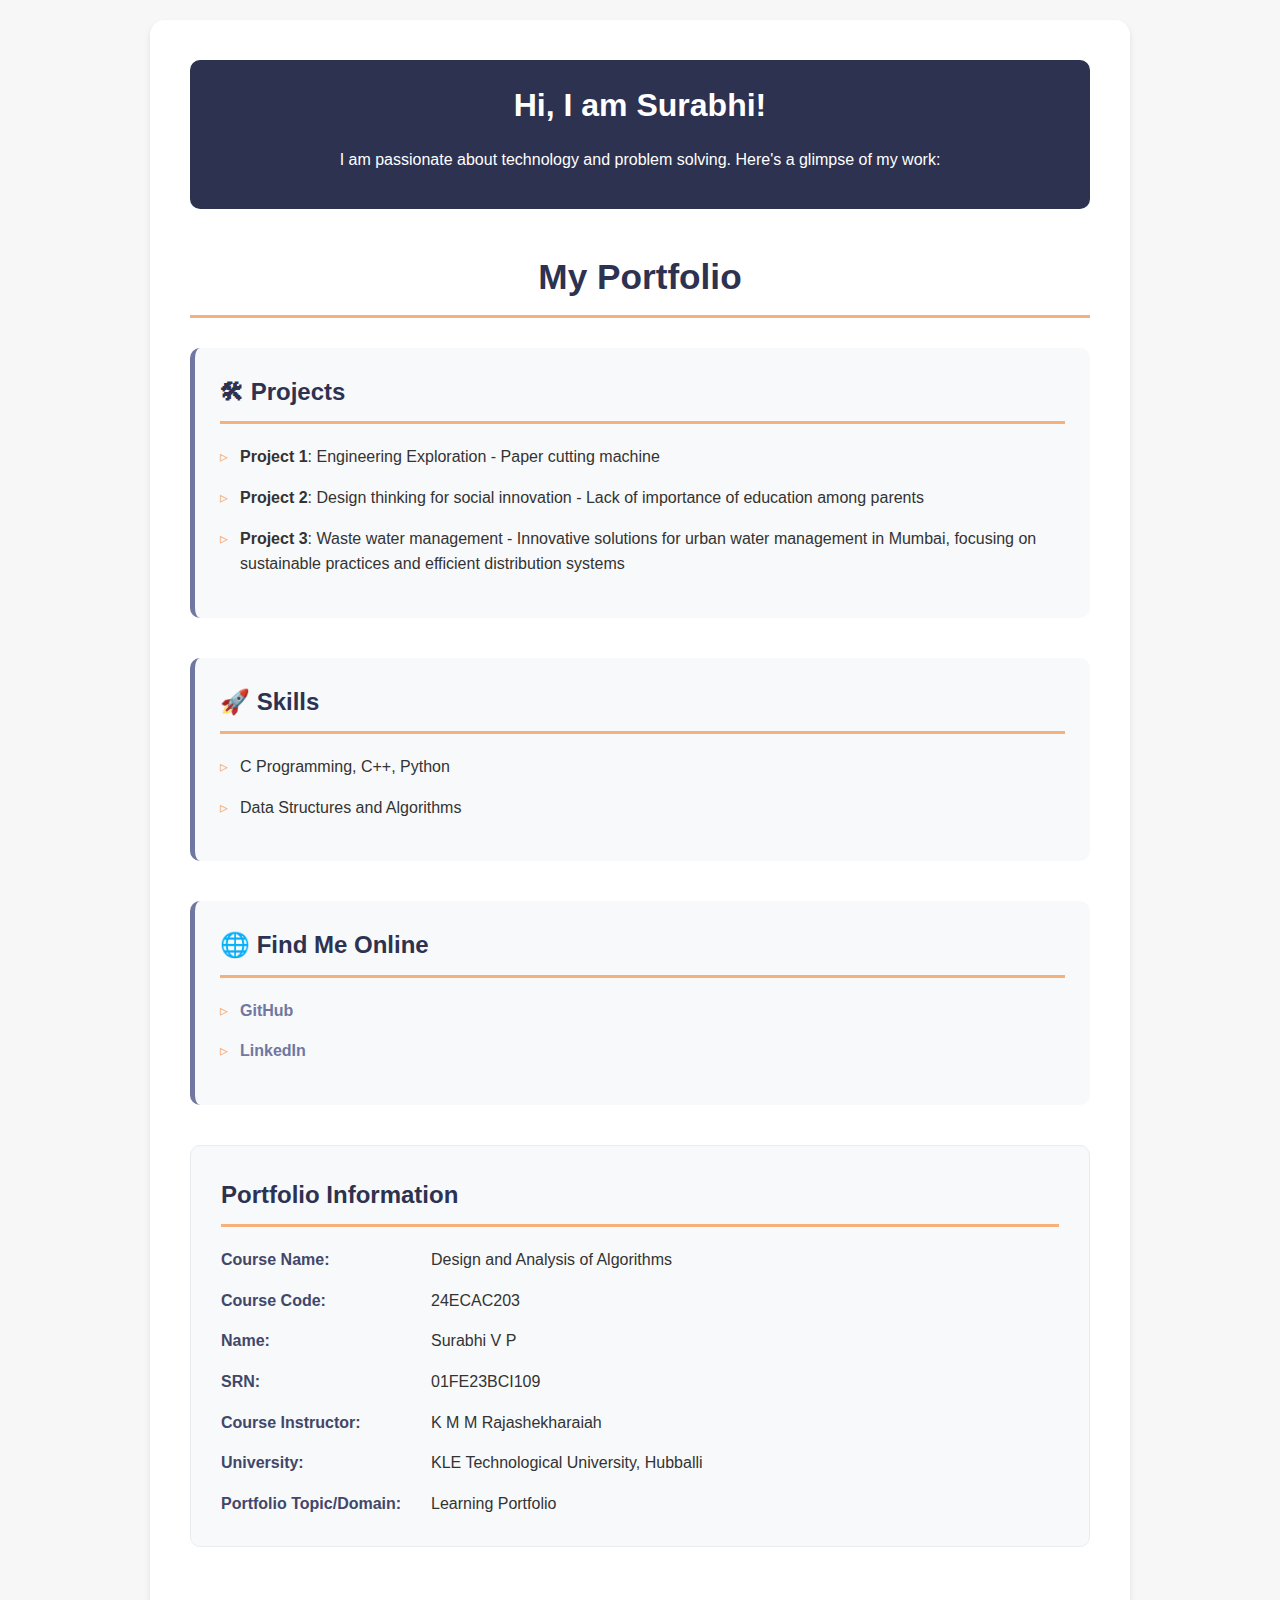
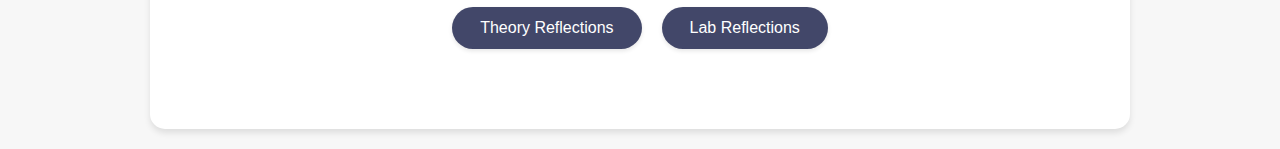
<file: index.html>
<!DOCTYPE html>
<html lang="en">
<head>
    <meta charset="UTF-8">
    <meta name="viewport" content="width=device-width, initial-scale=1.0">
    <title>Surabhi's Learning Portfolio</title>
    <link rel="stylesheet" href="style.css">
</head>
<body>
    <div class="container">
        <div class="intro">
            <h3>Hi, I am Surabhi!</h3>
            <p>I am passionate about technology and problem solving. Here's a glimpse of my work:</p>
        </div>

        <div class="portfolio-section">
            <h2 class="portfolio-title">My Portfolio</h2>
            <div class="section projects">
                <h2>🛠 Projects</h2>
                <ul>
                    <li><strong>Project 1</strong>: Engineering Exploration - Paper cutting machine</li>
                    <li><strong>Project 2</strong>: Design thinking for social innovation - Lack of importance of education among parents</li>
                    <li><strong>Project 3</strong>: Waste water management - Innovative solutions for urban water management in Mumbai, focusing on sustainable practices and efficient distribution systems</li>
                </ul>
            </div>

            <div class="section skills">
                <h2>🚀 Skills</h2>
                <ul>
                    <li>C Programming, C++, Python</li>
                    <li>Data Structures and Algorithms</li>
                </ul>
            </div>

            <div class="section social-links">
                <h2>🌐 Find Me Online</h2>
                <ul>
                    <li><a href="https://github.com/Surabhi1810" target="_blank">GitHub</a></li>
                    <li><a href="https://www.linkedin.com/in/surabhi-petkar-3aa855343/" target="_blank">LinkedIn</a></li>
                </ul>
            </div>

            <div class="course-info">
                <h2>Portfolio Information</h2>
                <div class="info-grid">
                    <div class="info-item">
                        <span class="label">Course Name:</span>
                        <span class="value">Design and Analysis of Algorithms</span>
                    </div>
                    <div class="info-item">
                        <span class="label">Course Code:</span>
                        <span class="value">24ECAC203</span>
                    </div>
                    <div class="info-item">
                        <span class="label">Name:</span>
                        <span class="value">Surabhi V P</span>
                    </div>
                    <div class="info-item">
                        <span class="label">SRN:</span>
                        <span class="value">01FE23BCI109</span>
                    </div>
                    <div class="info-item">
                        <span class="label">Course Instructor:</span>
                        <span class="value">K M M Rajashekharaiah</span>
                    </div>
                    <div class="info-item">
                        <span class="label">University:</span>
                        <span class="value">KLE Technological University, Hubballi</span>
                    </div>
                    <div class="info-item">
                        <span class="label">Portfolio Topic/Domain:</span>
                        <span class="value">Learning Portfolio</span>
                    </div>
                </div>
            </div>
        </div>

       <div class="nav-buttons">
    <!-- Redirects to the theory-reflections.html page -->
    <a href="theory-reflections.html">
        <button class="nav-button">Theory Reflections</button>
    </a>

    <!-- Redirects to the lab-reflections.html page -->
    <a href="lab-reflections.html">
        <button class="nav-button">Lab Reflections</button>
    </a>
</div>

   


    <script>
        function showSection(sectionId) {
            document.querySelectorAll('.reflection-content').forEach(section => {
                section.classList.remove('active');
            });
            document.getElementById(sectionId).classList.add('active');
        }
    </script>
</body>
</html>
</file>
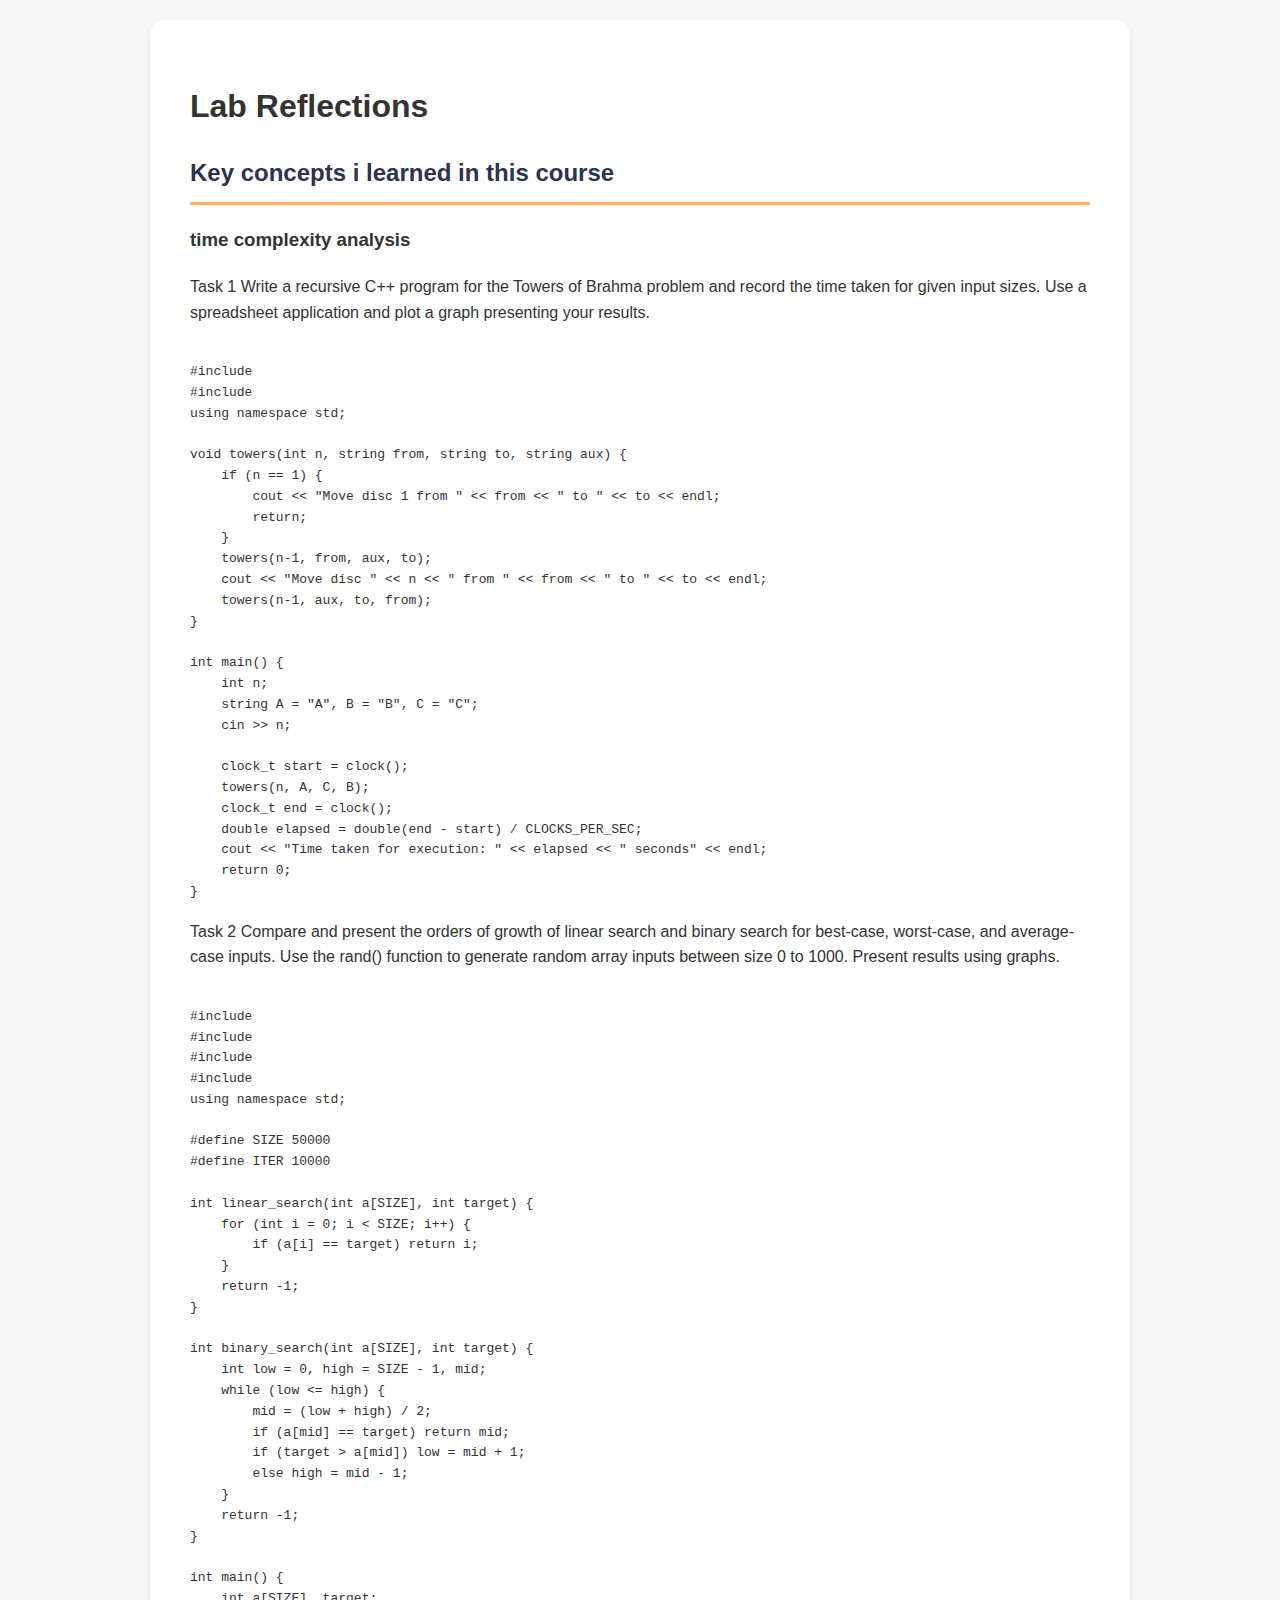
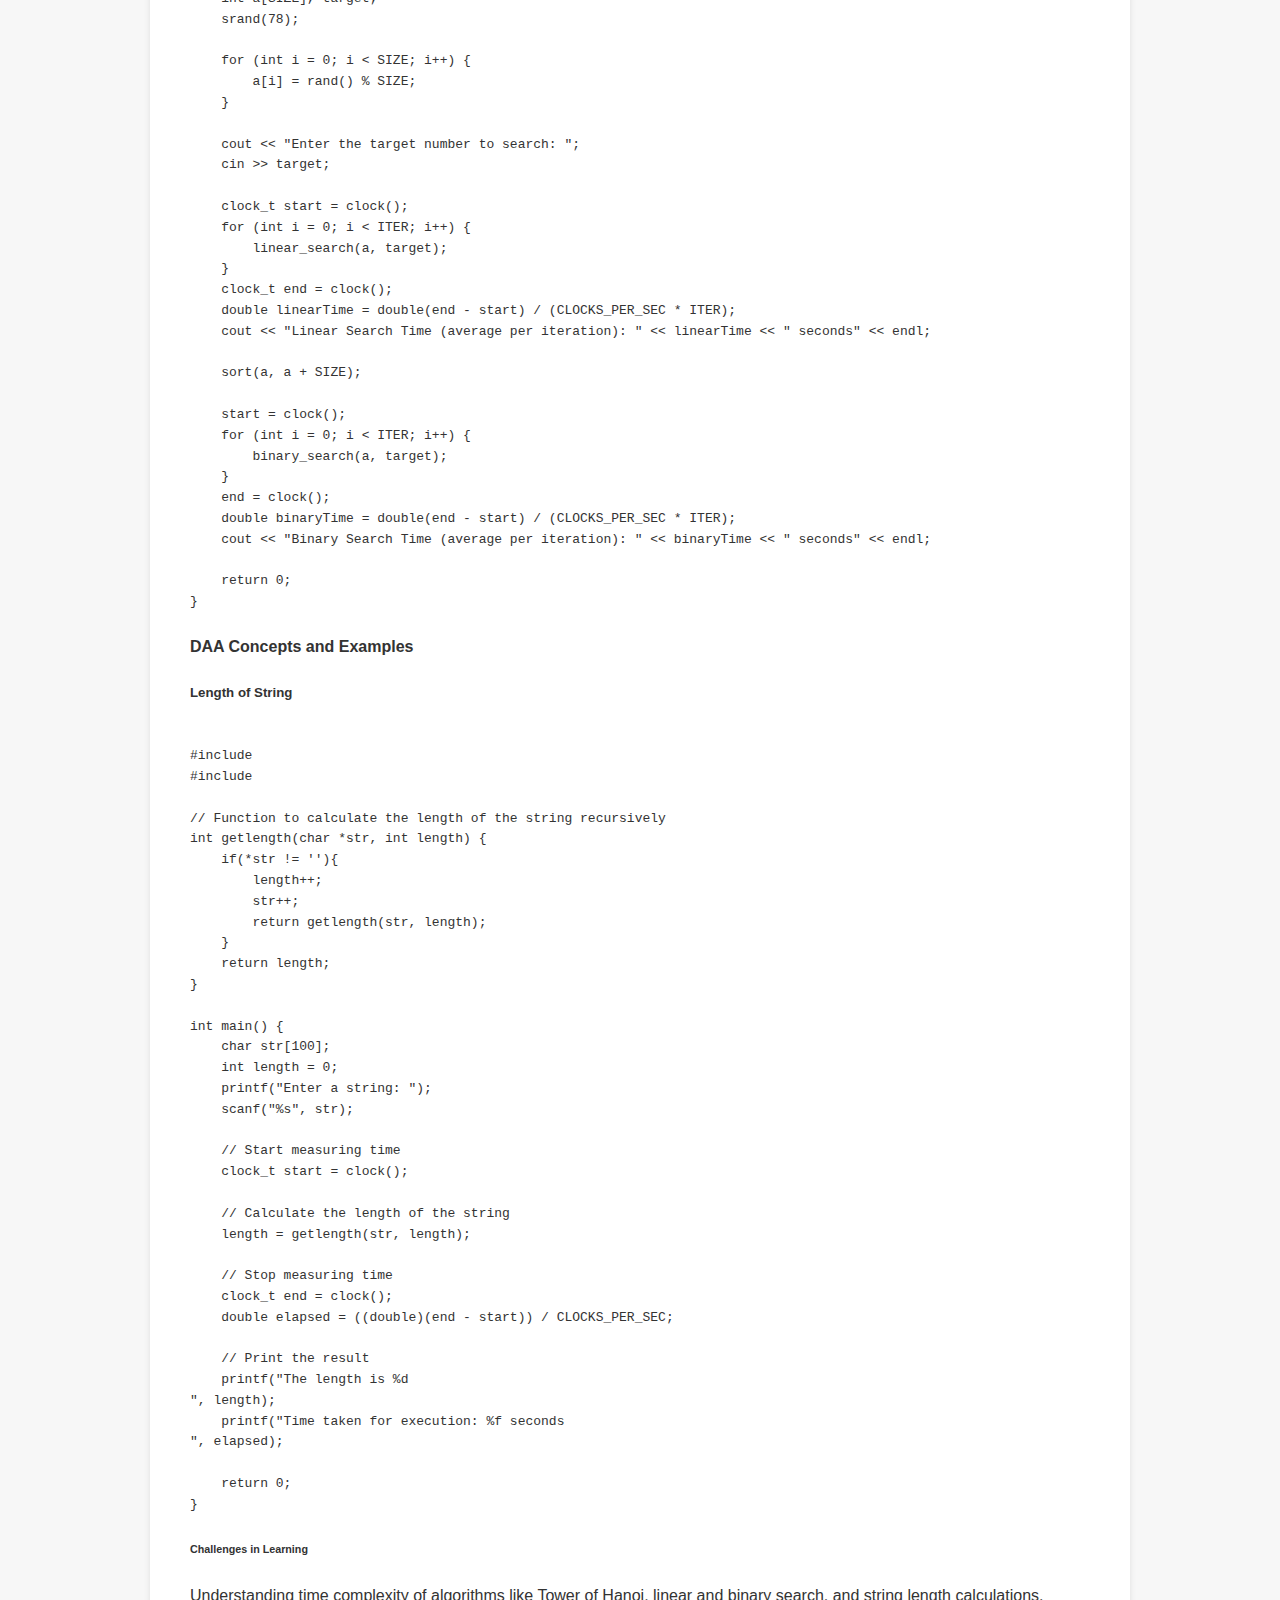
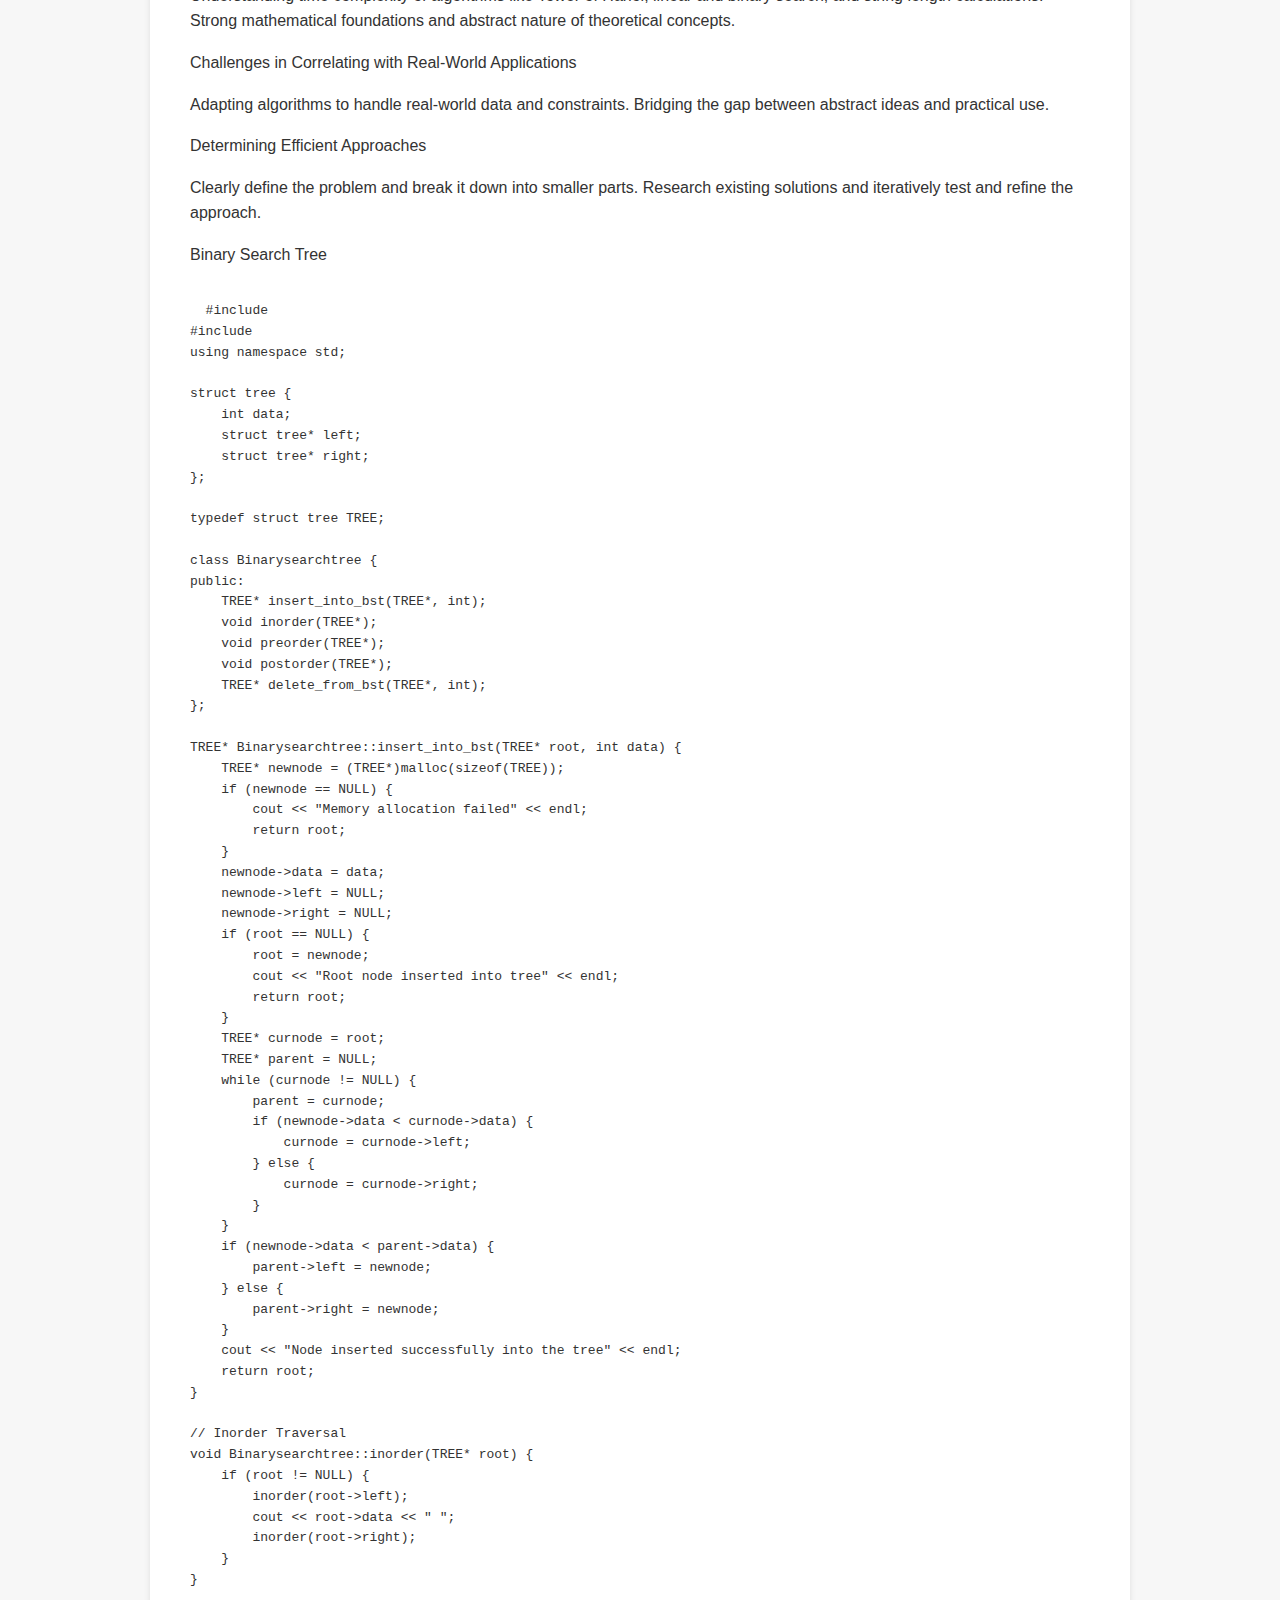
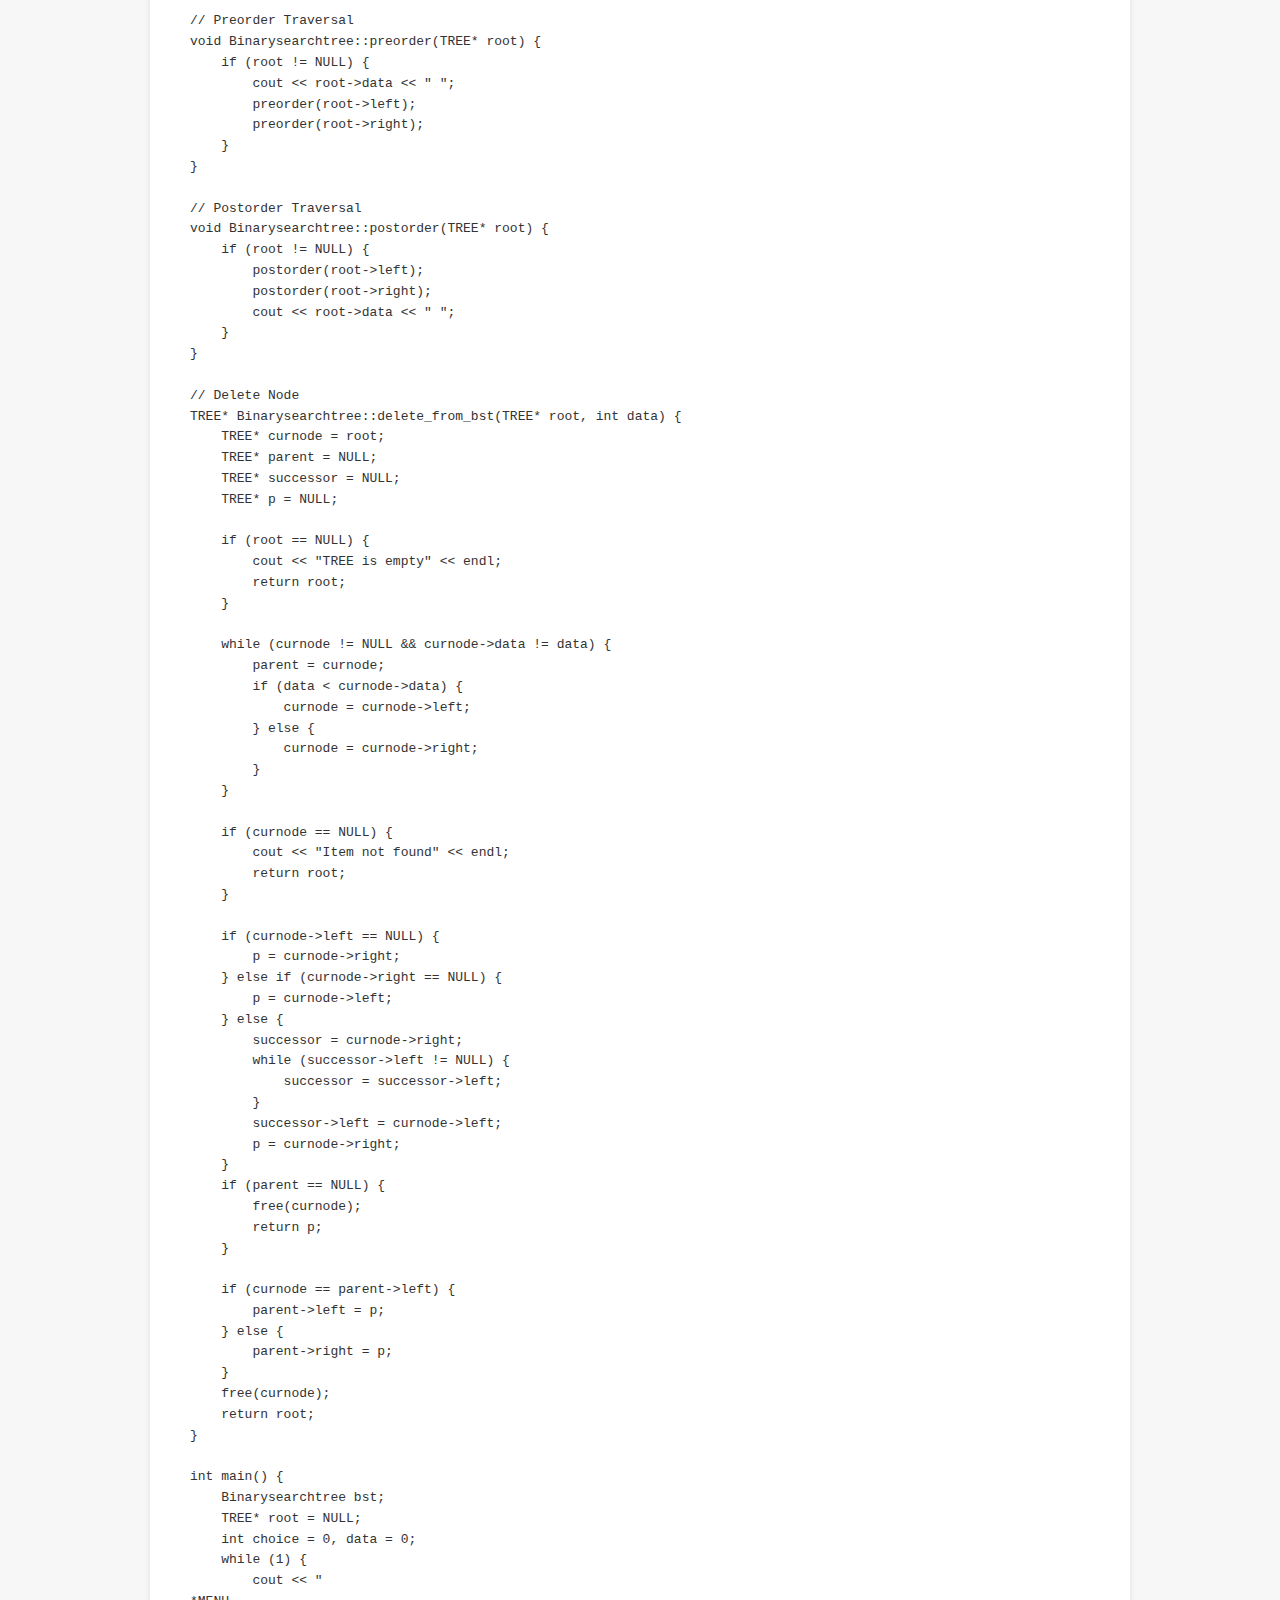
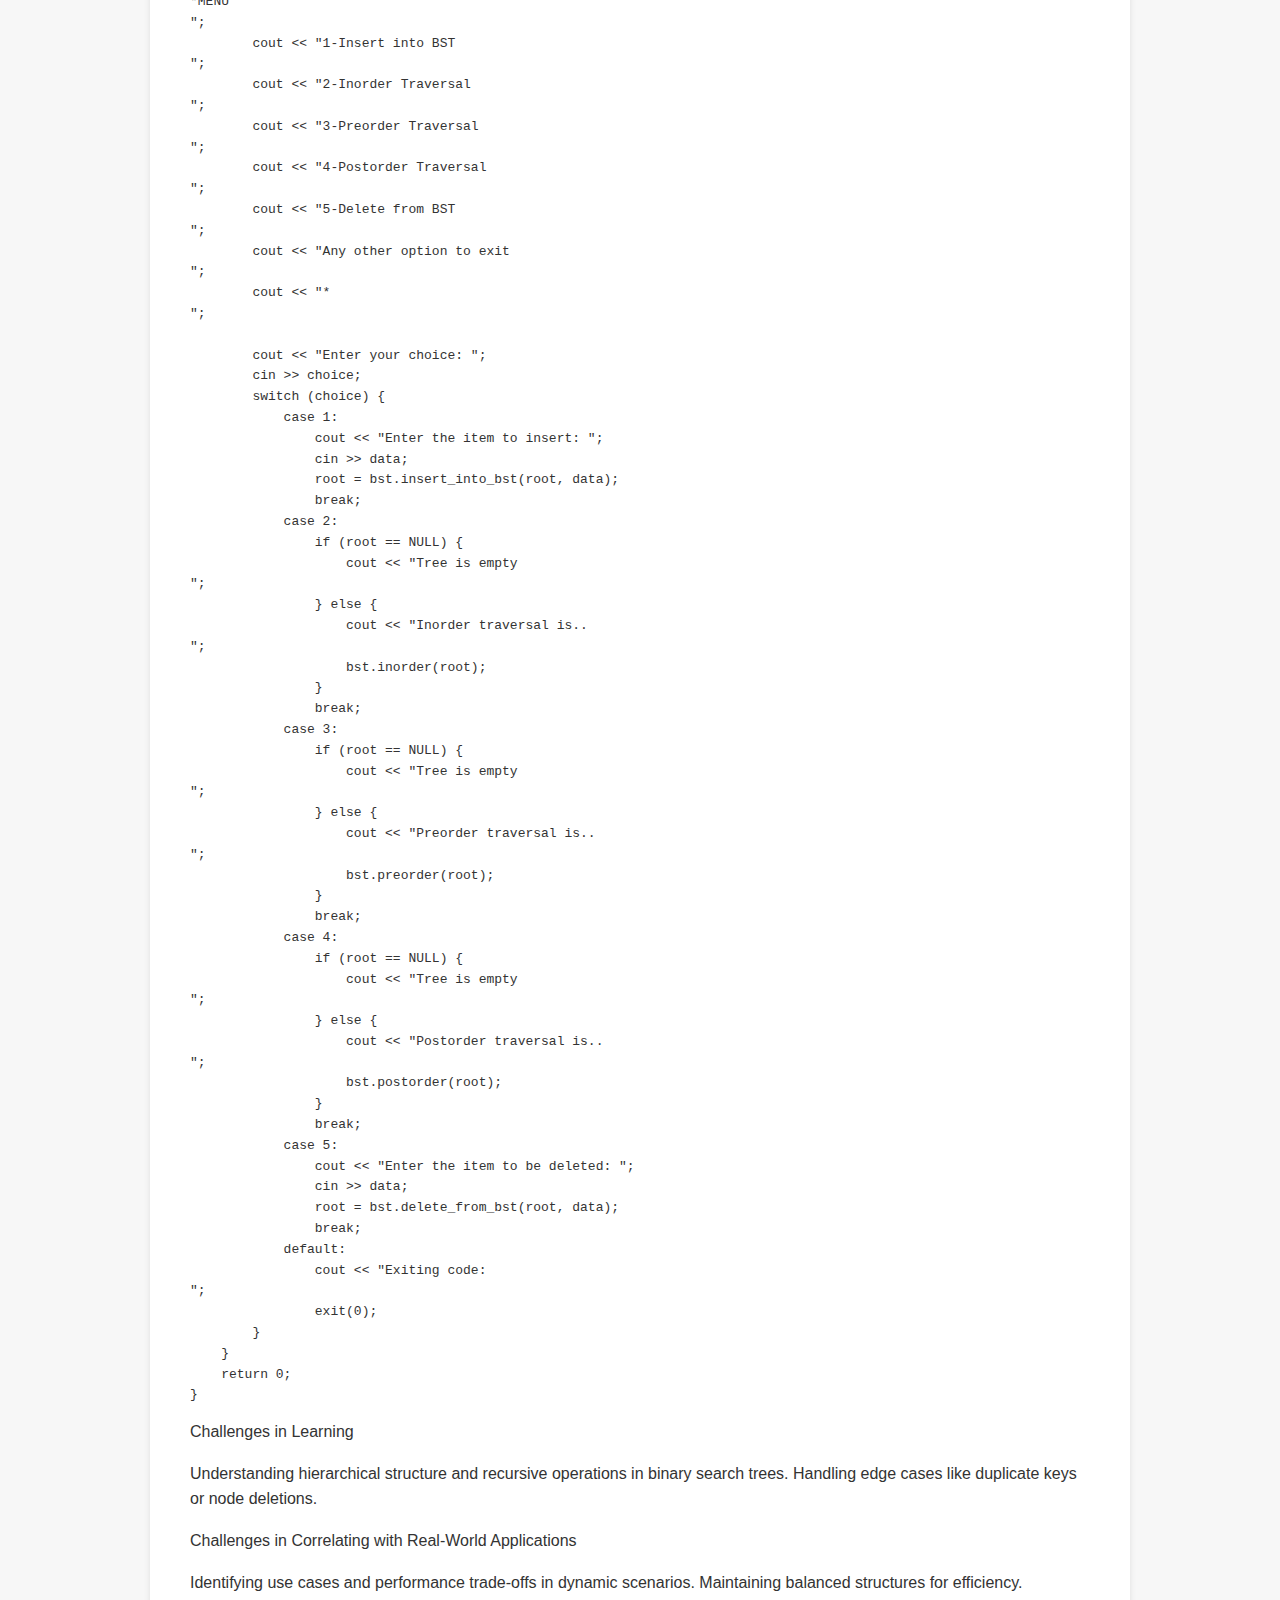
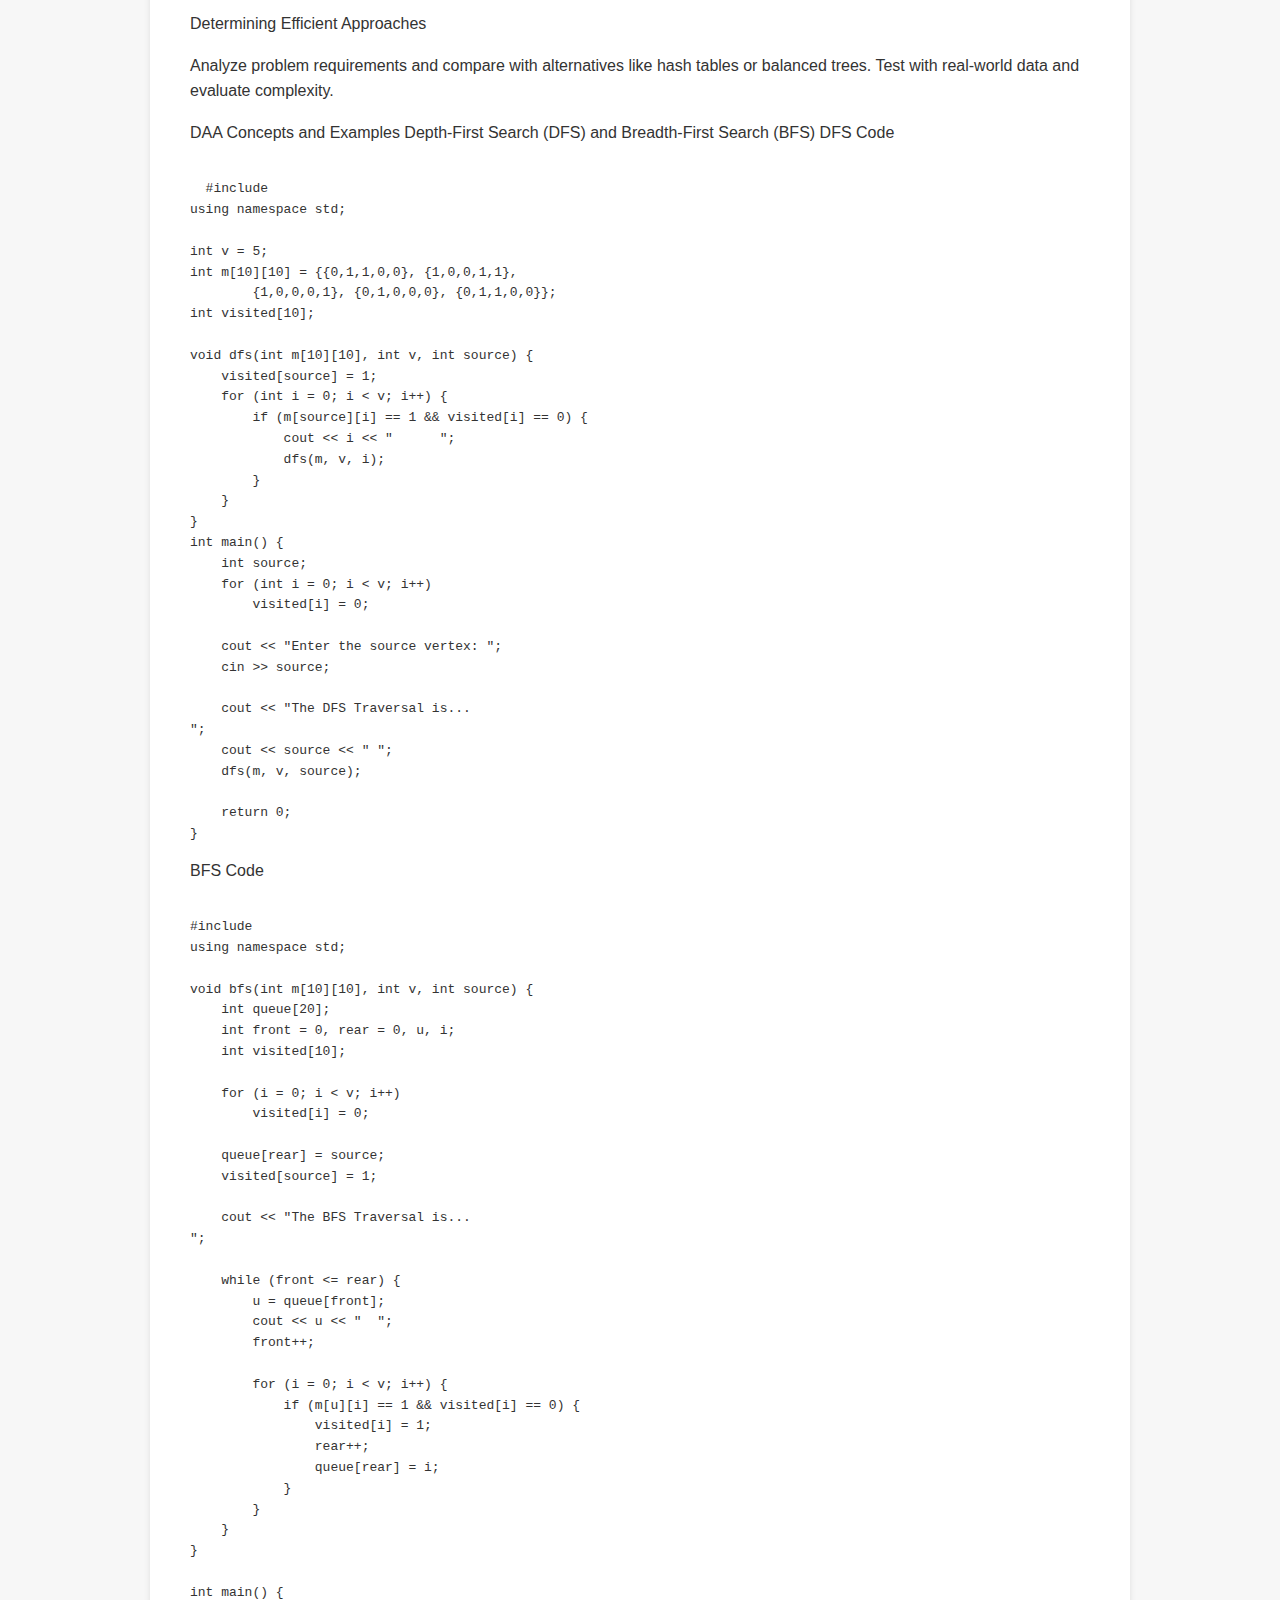
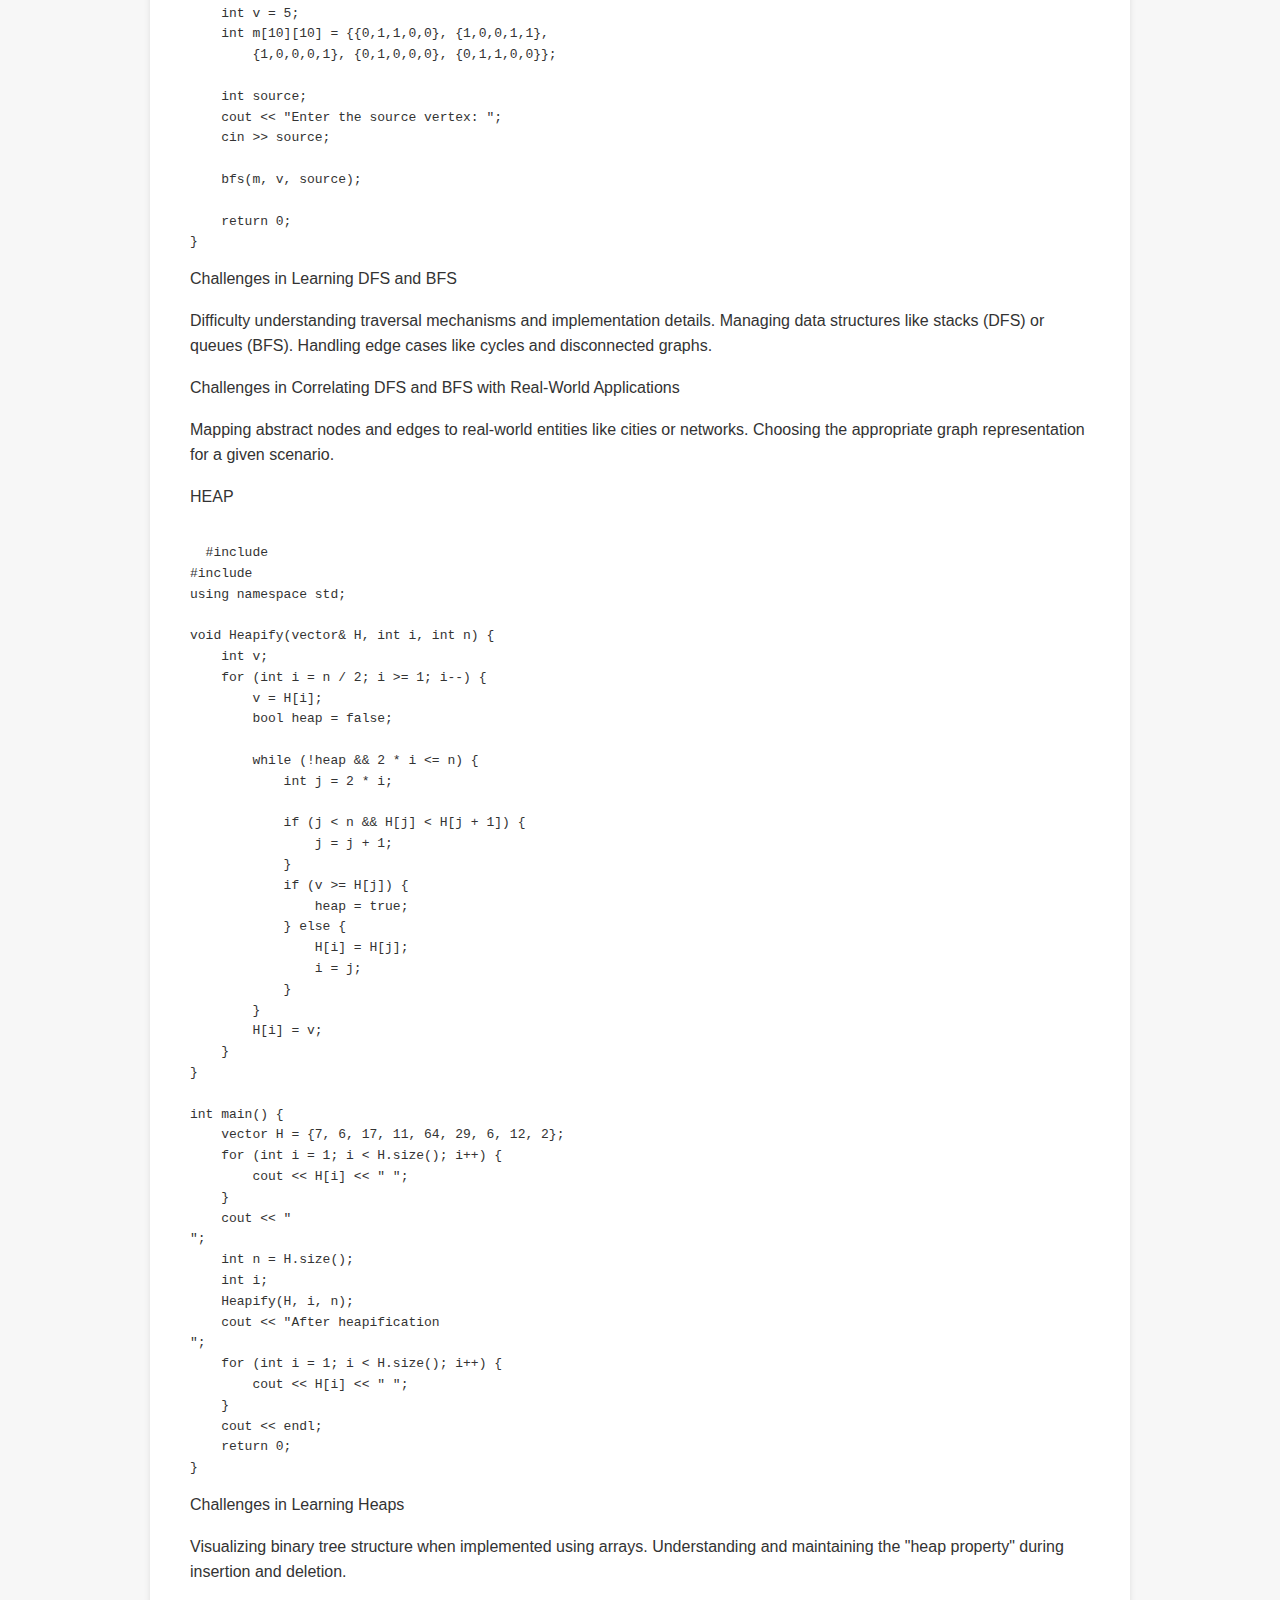
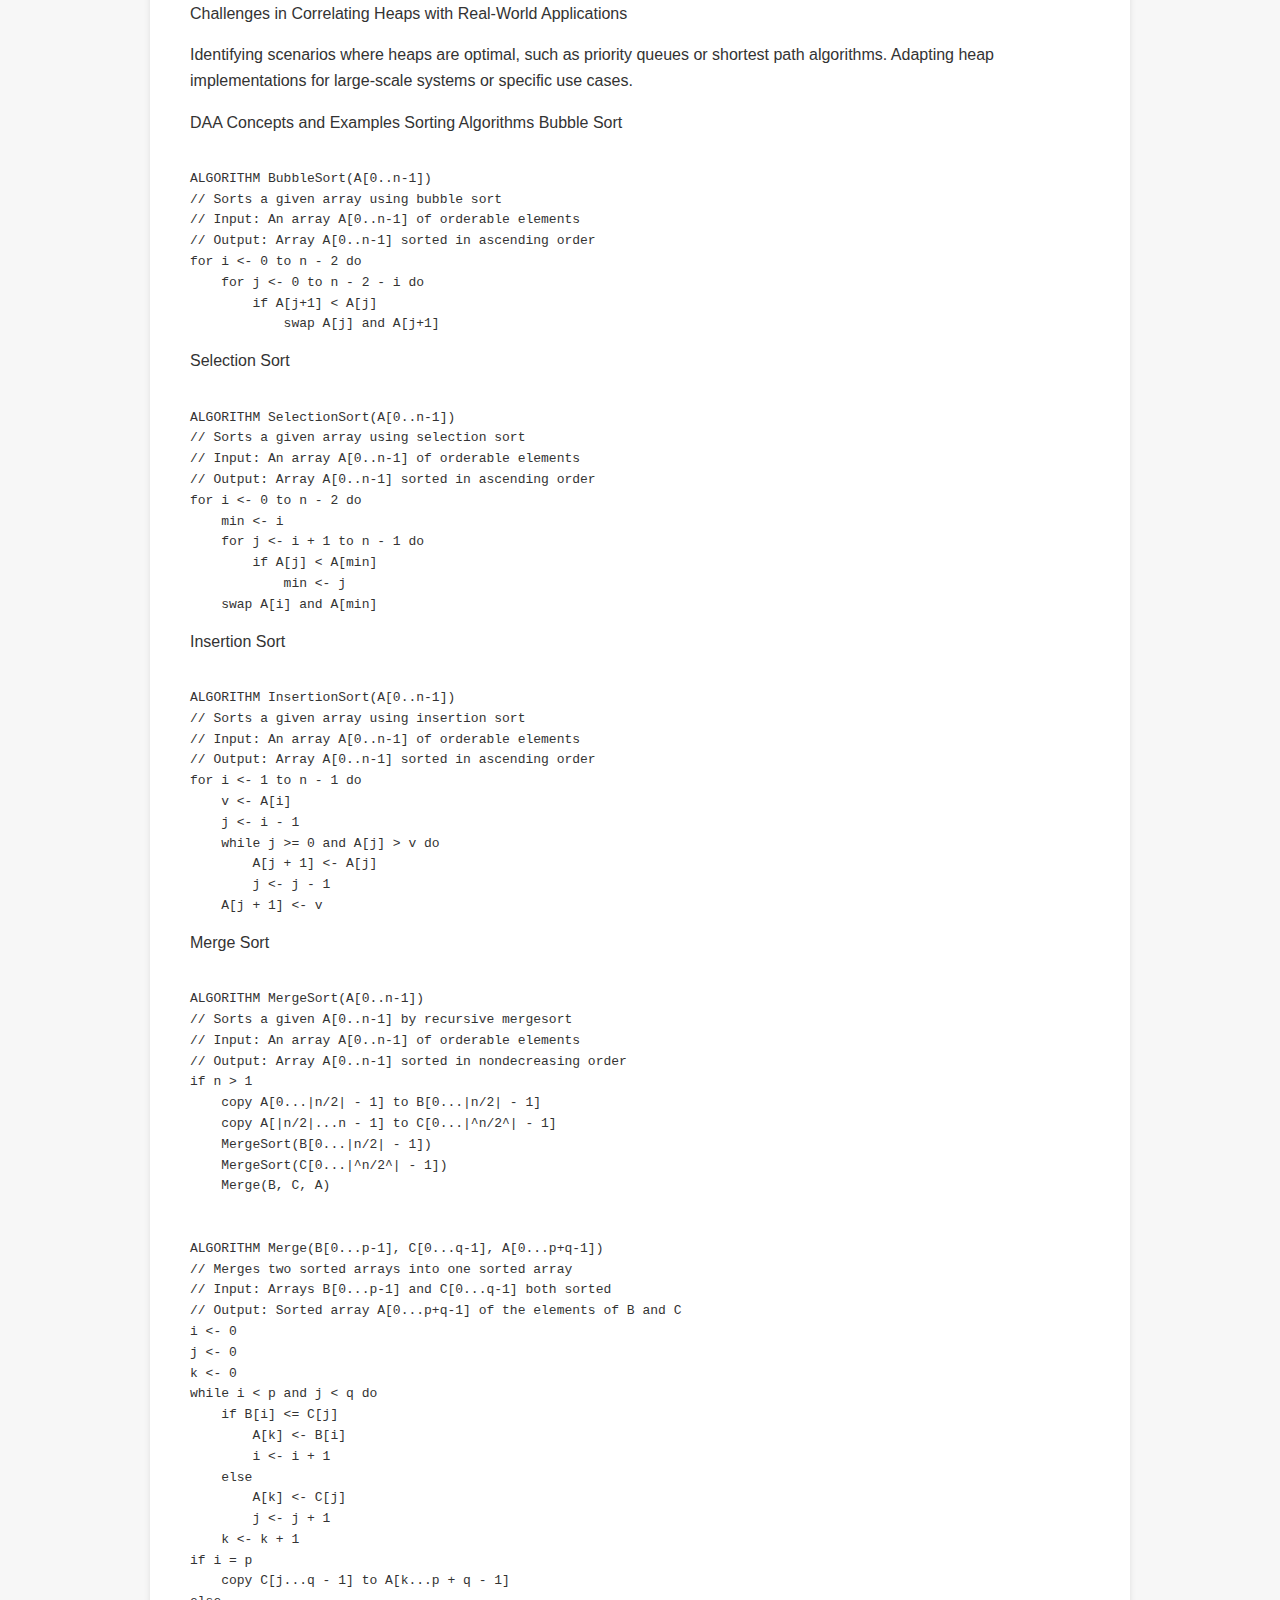
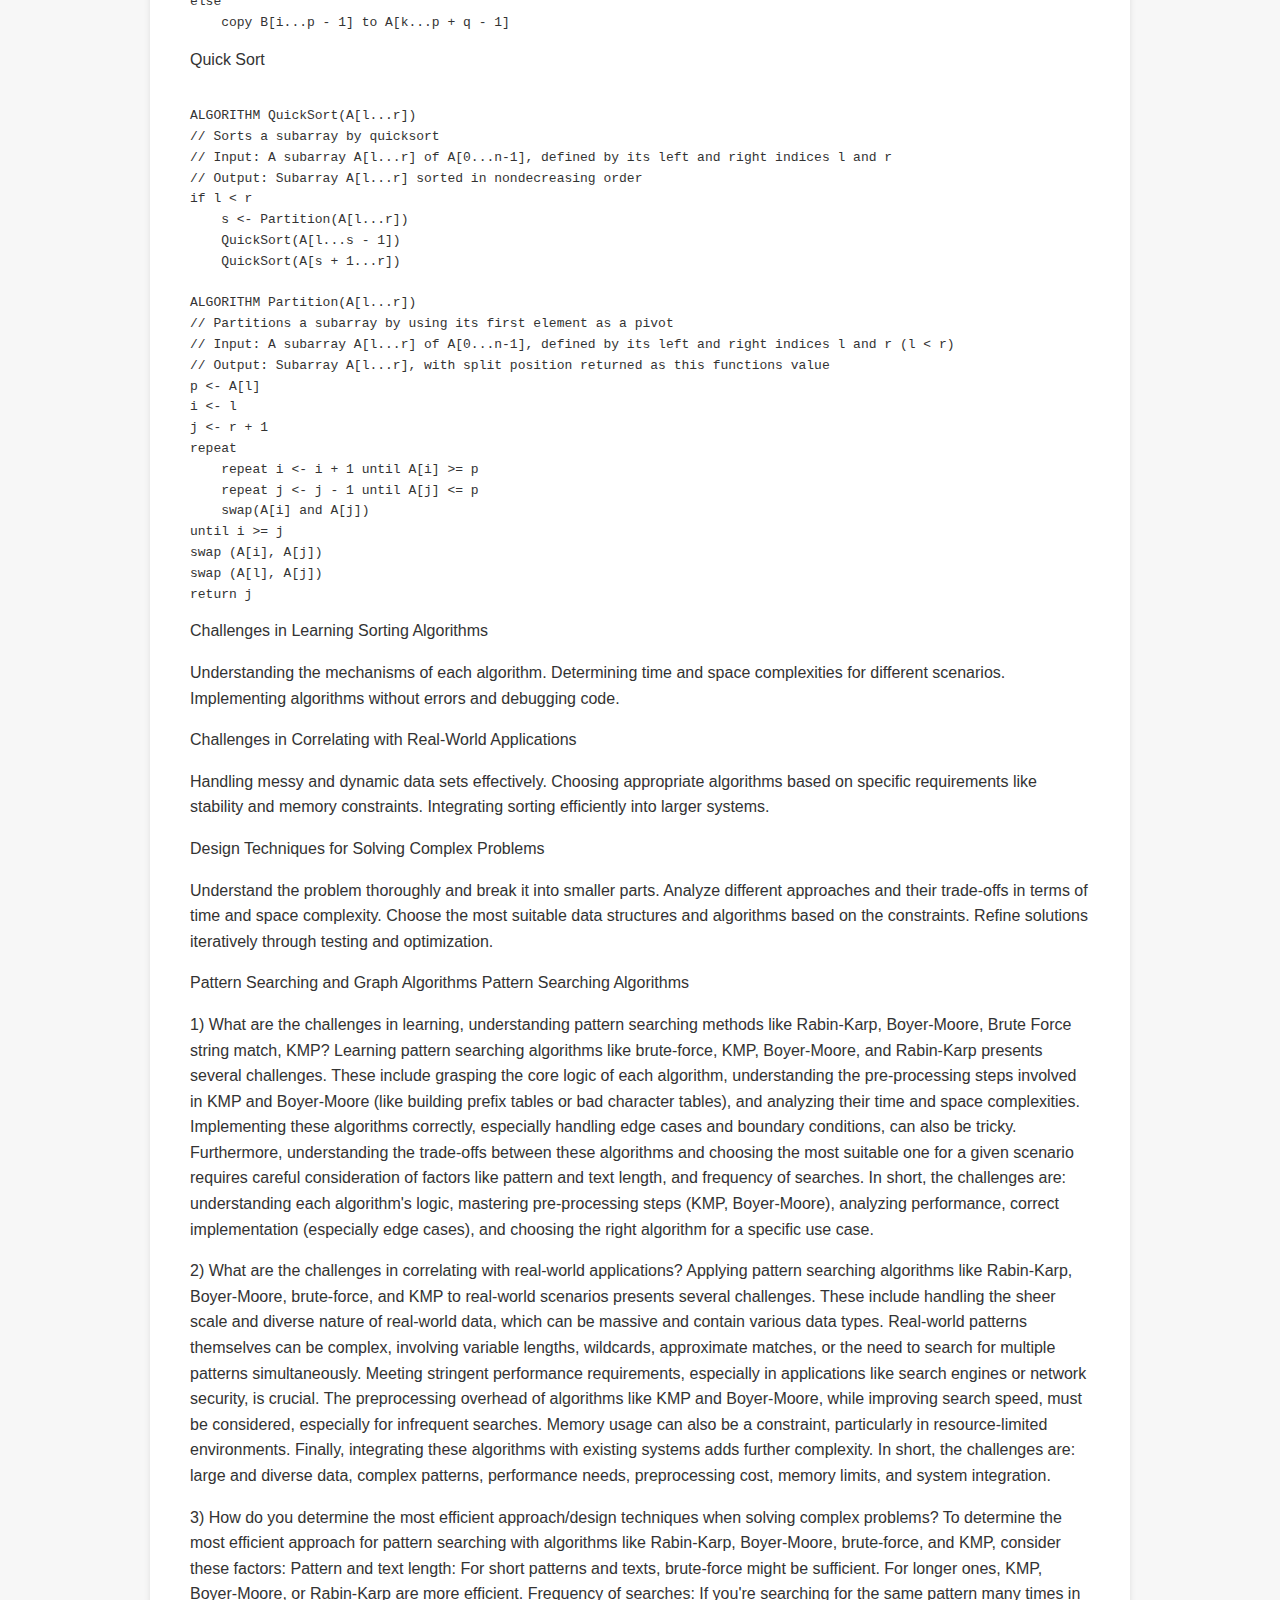
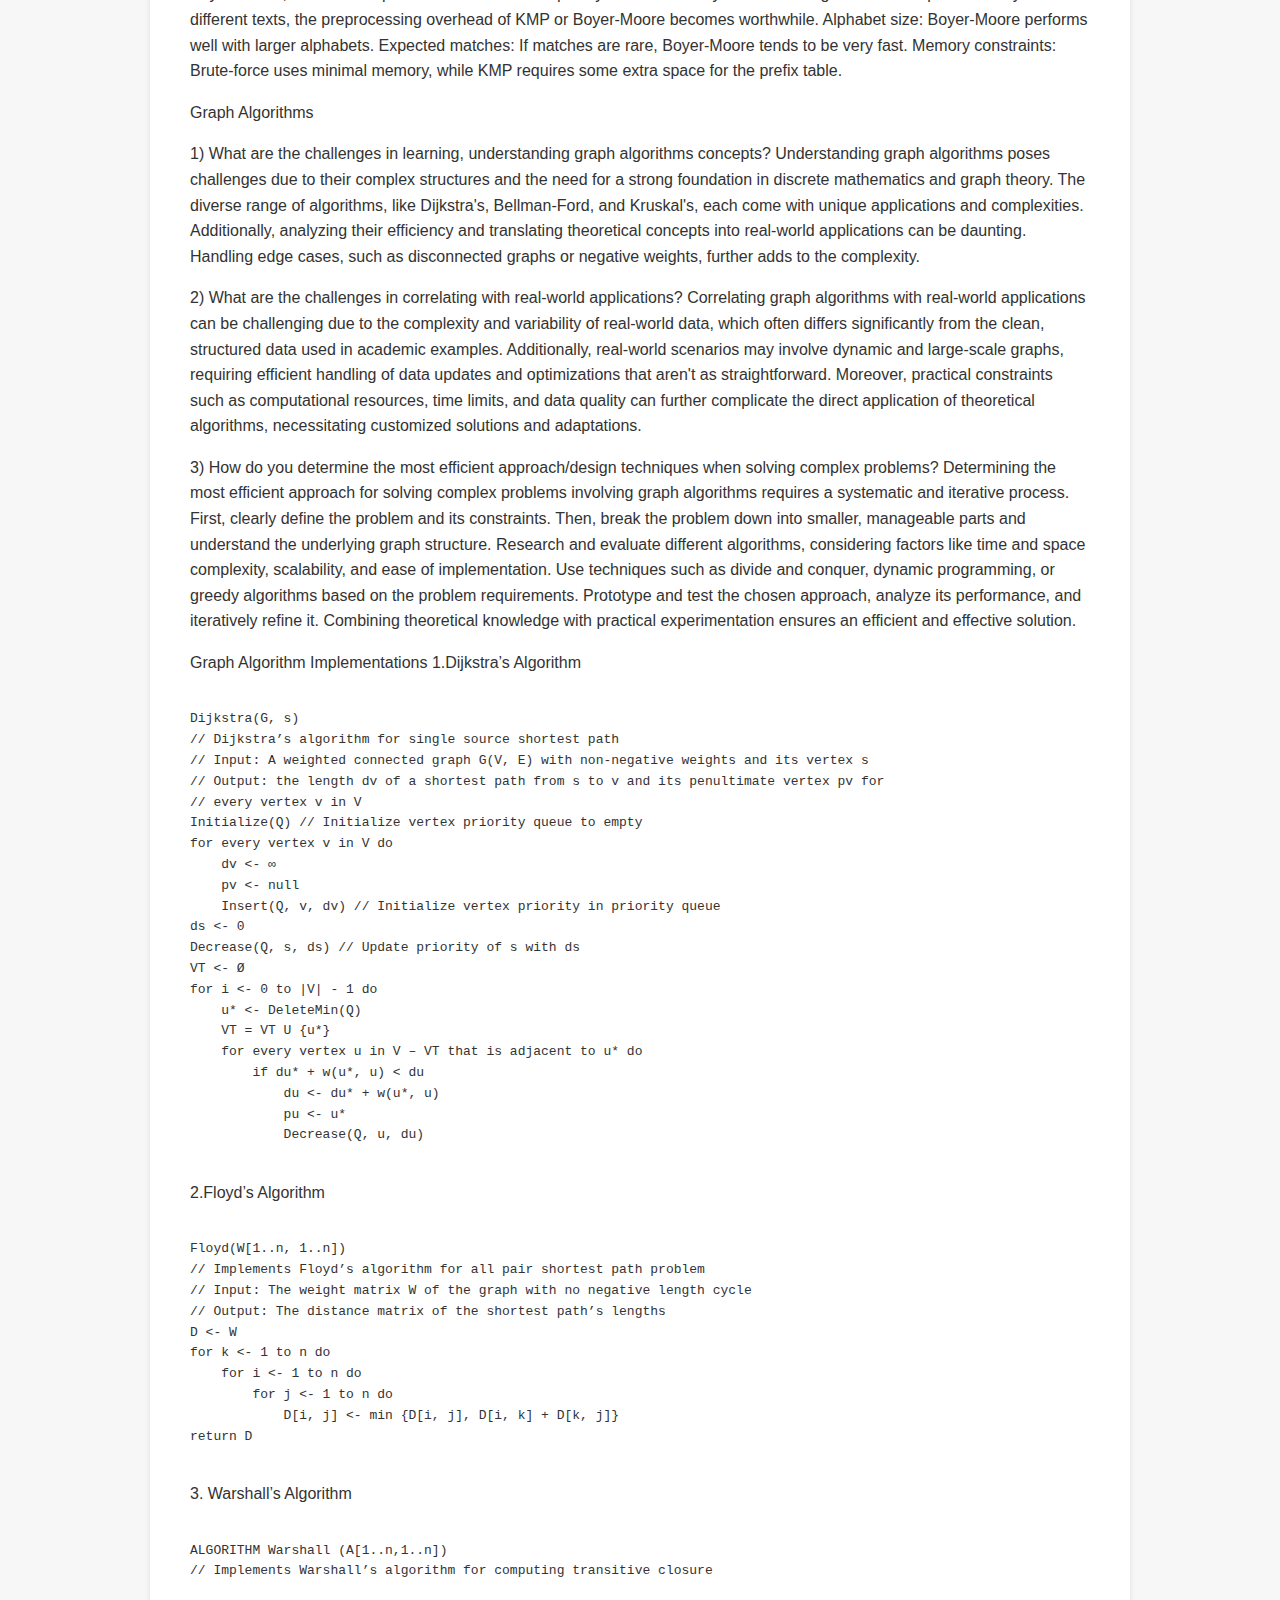
<file: lab-reflections.html>
<!DOCTYPE html>
<html lang="en">
<head>
    <meta charset="UTF-8">
    <meta name="viewport" content="width=device-width, initial-scale=1.0">
    <title>Lab Reflections</title>
    <link rel="stylesheet" href="style.css">
</head>
<body>
    <div class="container">
        <h1>Lab Reflections</h1>
      <h2>Key concepts i learned in this course</h2>
      
      <h3>time complexity analysis</h3>
      <p>Task 1
Write a recursive C++ program for the Towers of Brahma problem and record the time taken for given input sizes. Use a spreadsheet application and plot a graph presenting your results.</p>

<pre><code>
#include <iostream>
#include <ctime>
using namespace std;

void towers(int n, string from, string to, string aux) {
    if (n == 1) {
        cout << "Move disc 1 from " << from << " to " << to << endl;
        return;
    }
    towers(n-1, from, aux, to);
    cout << "Move disc " << n << " from " << from << " to " << to << endl;
    towers(n-1, aux, to, from);
}

int main() {
    int n;
    string A = "A", B = "B", C = "C";
    cin >> n;

    clock_t start = clock();
    towers(n, A, C, B);
    clock_t end = clock();
    double elapsed = double(end - start) / CLOCKS_PER_SEC;
    cout << "Time taken for execution: " << elapsed << " seconds" << endl;
    return 0;
}
</code></pre>

<p>Task 2
Compare and present the orders of growth of linear search and binary search for best-case, worst-case, and average-case inputs. Use the rand() function to generate random array inputs between size 0 to 1000. Present results using graphs.</p>
    
<pre><code>
#include <iostream>
#include <ctime>
#include <cstdlib>
#include <algorithm>
using namespace std;

#define SIZE 50000
#define ITER 10000

int linear_search(int a[SIZE], int target) {
    for (int i = 0; i < SIZE; i++) {
        if (a[i] == target) return i;
    }
    return -1;
}

int binary_search(int a[SIZE], int target) {
    int low = 0, high = SIZE - 1, mid;
    while (low <= high) {
        mid = (low + high) / 2;
        if (a[mid] == target) return mid;
        if (target > a[mid]) low = mid + 1;
        else high = mid - 1;
    }
    return -1;
}

int main() {
    int a[SIZE], target;
    srand(78);

    for (int i = 0; i < SIZE; i++) {
        a[i] = rand() % SIZE;
    }

    cout << "Enter the target number to search: ";
    cin >> target;

    clock_t start = clock();
    for (int i = 0; i < ITER; i++) {
        linear_search(a, target);
    }
    clock_t end = clock();
    double linearTime = double(end - start) / (CLOCKS_PER_SEC * ITER);
    cout << "Linear Search Time (average per iteration): " << linearTime << " seconds" << endl;

    sort(a, a + SIZE);

    start = clock();
    for (int i = 0; i < ITER; i++) {
        binary_search(a, target);
    }
    end = clock();
    double binaryTime = double(end - start) / (CLOCKS_PER_SEC * ITER);
    cout << "Binary Search Time (average per iteration): " << binaryTime << " seconds" << endl;

    return 0;
}
</code></pre>
      
<h4>DAA Concepts and Examples</h4>
<h5>Length of String</h5>
      
<pre><code>
#include <stdio.h>
#include <time.h>

// Function to calculate the length of the string recursively
int getlength(char *str, int length) {
    if(*str != ''){
        length++;
        str++;
        return getlength(str, length);
    }
    return length;
}

int main() {
    char str[100];
    int length = 0;
    printf("Enter a string: ");
    scanf("%s", str);

    // Start measuring time
    clock_t start = clock();

    // Calculate the length of the string
    length = getlength(str, length);

    // Stop measuring time
    clock_t end = clock();
    double elapsed = ((double)(end - start)) / CLOCKS_PER_SEC;

    // Print the result
    printf("The length is %d
", length);
    printf("Time taken for execution: %f seconds
", elapsed);

    return 0;
}
</code></pre>
      
<h6>Challenges in Learning</h6>
<p>Understanding time complexity of algorithms like Tower of Hanoi, linear and binary search, and string length calculations.
Strong mathematical foundations and abstract nature of theoretical concepts.</p>

<h7>Challenges in Correlating with Real-World Applications</h7>
<p>Adapting algorithms to handle real-world data and constraints.
Bridging the gap between abstract ideas and practical use.</p>

<h8>Determining Efficient Approaches</h8>
<p>Clearly define the problem and break it down into smaller parts.
Research existing solutions and iteratively test and refine the approach.</p>

<h9>Binary Search Tree</h9>
<pre><code>
  #include <iostream>
#include <cstdlib>
using namespace std;

struct tree {
    int data;
    struct tree* left;
    struct tree* right;
};

typedef struct tree TREE;

class Binarysearchtree {
public:
    TREE* insert_into_bst(TREE*, int);
    void inorder(TREE*);
    void preorder(TREE*);
    void postorder(TREE*);
    TREE* delete_from_bst(TREE*, int);
};

TREE* Binarysearchtree::insert_into_bst(TREE* root, int data) {
    TREE* newnode = (TREE*)malloc(sizeof(TREE));
    if (newnode == NULL) {
        cout << "Memory allocation failed" << endl;
        return root;
    }
    newnode->data = data;
    newnode->left = NULL;
    newnode->right = NULL;
    if (root == NULL) {
        root = newnode;
        cout << "Root node inserted into tree" << endl;
        return root;
    }
    TREE* curnode = root;
    TREE* parent = NULL;
    while (curnode != NULL) {
        parent = curnode;
        if (newnode->data < curnode->data) {
            curnode = curnode->left;
        } else {
            curnode = curnode->right;
        }
    }
    if (newnode->data < parent->data) {
        parent->left = newnode;
    } else {
        parent->right = newnode;
    }
    cout << "Node inserted successfully into the tree" << endl;
    return root;
}

// Inorder Traversal
void Binarysearchtree::inorder(TREE* root) {
    if (root != NULL) {
        inorder(root->left);
        cout << root->data << "	";
        inorder(root->right);
    }
}

// Preorder Traversal
void Binarysearchtree::preorder(TREE* root) {
    if (root != NULL) {
        cout << root->data << "	";
        preorder(root->left);
        preorder(root->right);
    }
}

// Postorder Traversal
void Binarysearchtree::postorder(TREE* root) {
    if (root != NULL) {
        postorder(root->left);
        postorder(root->right);
        cout << root->data << "	";
    }
}

// Delete Node
TREE* Binarysearchtree::delete_from_bst(TREE* root, int data) {
    TREE* curnode = root;
    TREE* parent = NULL;
    TREE* successor = NULL;
    TREE* p = NULL;

    if (root == NULL) {
        cout << "TREE is empty" << endl;
        return root;
    }

    while (curnode != NULL && curnode->data != data) {
        parent = curnode;
        if (data < curnode->data) {
            curnode = curnode->left;
        } else {
            curnode = curnode->right;
        }
    }

    if (curnode == NULL) {
        cout << "Item not found" << endl;
        return root;
    }

    if (curnode->left == NULL) {
        p = curnode->right;
    } else if (curnode->right == NULL) {
        p = curnode->left;
    } else {
        successor = curnode->right;
        while (successor->left != NULL) {
            successor = successor->left;
        }
        successor->left = curnode->left;
        p = curnode->right;
    }
    if (parent == NULL) {
        free(curnode);
        return p;
    }

    if (curnode == parent->left) {
        parent->left = p;
    } else {
        parent->right = p;
    }
    free(curnode);
    return root;
}

int main() {
    Binarysearchtree bst;
    TREE* root = NULL;
    int choice = 0, data = 0;
    while (1) {
        cout << "
*MENU
";
        cout << "1-Insert into BST
";
        cout << "2-Inorder Traversal
";
        cout << "3-Preorder Traversal
";
        cout << "4-Postorder Traversal
";
        cout << "5-Delete from BST
";
        cout << "Any other option to exit
";
        cout << "*
";

        cout << "Enter your choice: ";
        cin >> choice;
        switch (choice) {
            case 1:
                cout << "Enter the item to insert: ";
                cin >> data;
                root = bst.insert_into_bst(root, data);
                break;
            case 2:
                if (root == NULL) {
                    cout << "Tree is empty
";
                } else {
                    cout << "Inorder traversal is..
";
                    bst.inorder(root);
                }
                break;
            case 3:
                if (root == NULL) {
                    cout << "Tree is empty
";
                } else {
                    cout << "Preorder traversal is..
";
                    bst.preorder(root);
                }
                break;
            case 4:
                if (root == NULL) {
                    cout << "Tree is empty
";
                } else {
                    cout << "Postorder traversal is..
";
                    bst.postorder(root);
                }
                break;
            case 5:
                cout << "Enter the item to be deleted: ";
                cin >> data;
                root = bst.delete_from_bst(root, data);
                break;
            default:
                cout << "Exiting code:
";
                exit(0);
        }
    }
    return 0;
}
</code></pre>

<h10>Challenges in Learning</h10>
<p>Understanding hierarchical structure and recursive operations in binary search trees.
Handling edge cases like duplicate keys or node deletions.</p>

<h11>Challenges in Correlating with Real-World Applications</h11>
<p>Identifying use cases and performance trade-offs in dynamic scenarios.
Maintaining balanced structures for efficiency.</p>

<h12>Determining Efficient Approaches</h12>
<p>Analyze problem requirements and compare with alternatives like hash tables or balanced trees.
Test with real-world data and evaluate complexity.</p>

<h13>DAA Concepts and Examples</h13>
<h14>Depth-First Search (DFS) and Breadth-First Search (BFS)</h14>
                  
<h15>DFS Code</h15>
<pre><code>
  #include <iostream>
using namespace std;

int v = 5;
int m[10][10] = {{0,1,1,0,0}, {1,0,0,1,1},
        {1,0,0,0,1}, {0,1,0,0,0}, {0,1,1,0,0}};
int visited[10];

void dfs(int m[10][10], int v, int source) {
    visited[source] = 1;
    for (int i = 0; i < v; i++) {
        if (m[source][i] == 1 && visited[i] == 0) {
            cout << i << "	";
            dfs(m, v, i);
        }
    }
}
int main() {
    int source;
    for (int i = 0; i < v; i++)
        visited[i] = 0;

    cout << "Enter the source vertex: ";
    cin >> source;

    cout << "The DFS Traversal is... 
";
    cout << source << "	";
    dfs(m, v, source);

    return 0;
}
</code></pre>

<h16>BFS Code</h16>
<pre><code>
#include <iostream>
using namespace std;

void bfs(int m[10][10], int v, int source) {
    int queue[20];
    int front = 0, rear = 0, u, i;
    int visited[10];

    for (i = 0; i < v; i++)
        visited[i] = 0;

    queue[rear] = source;
    visited[source] = 1;

    cout << "The BFS Traversal is... 
";

    while (front <= rear) {
        u = queue[front];
        cout << u << "	";
        front++;

        for (i = 0; i < v; i++) {
            if (m[u][i] == 1 && visited[i] == 0) {
                visited[i] = 1;
                rear++;
                queue[rear] = i;
            }
        }
    }
}

int main() {
    int v = 5;
    int m[10][10] = {{0,1,1,0,0}, {1,0,0,1,1},
        {1,0,0,0,1}, {0,1,0,0,0}, {0,1,1,0,0}};

    int source;
    cout << "Enter the source vertex: ";
    cin >> source;

    bfs(m, v, source);

    return 0;
}
</code></pre>

<h17>Challenges in Learning DFS and BFS</h17>
<p>Difficulty understanding traversal mechanisms and implementation details.
Managing data structures like stacks (DFS) or queues (BFS).
Handling edge cases like cycles and disconnected graphs.</p>
<h18>Challenges in Correlating DFS and BFS with Real-World Applications</h18>
<p>Mapping abstract nodes and edges to real-world entities like cities or networks.
Choosing the appropriate graph representation for a given scenario.</p>

<h19>HEAP</h19>
<pre><code>
  #include <iostream>
#include <vector>
using namespace std;

void Heapify(vector<int>& H, int i, int n) {
    int v;
    for (int i = n / 2; i >= 1; i--) {
        v = H[i];
        bool heap = false;

        while (!heap && 2 * i <= n) {
            int j = 2 * i;

            if (j < n && H[j] < H[j + 1]) {
                j = j + 1;
            }
            if (v >= H[j]) {
                heap = true;
            } else {
                H[i] = H[j];
                i = j;
            }
        }
        H[i] = v;
    }
}

int main() {
    vector<int> H = {7, 6, 17, 11, 64, 29, 6, 12, 2};
    for (int i = 1; i < H.size(); i++) {
        cout << H[i] << " ";
    }
    cout << "
";
    int n = H.size();
    int i;
    Heapify(H, i, n);
    cout << "After heapification
";
    for (int i = 1; i < H.size(); i++) {
        cout << H[i] << " ";
    }
    cout << endl;
    return 0;
}
</code></pre>

<h20>Challenges in Learning Heaps</h20>
      <p>Visualizing binary tree structure when implemented using arrays.
Understanding and maintaining the "heap property" during insertion and deletion.</p>
<h21>Challenges in Correlating Heaps with Real-World Applications</h21>
      <p>Identifying scenarios where heaps are optimal, such as priority queues or shortest path algorithms.
Adapting heap implementations for large-scale systems or specific use cases.</p>

<h22>DAA Concepts and Examples</h22>
<h23>Sorting Algorithms</h23>
<h24></h24>Bubble Sort</h24>
      <pre><code>
ALGORITHM BubbleSort(A[0..n-1])
// Sorts a given array using bubble sort
// Input: An array A[0..n-1] of orderable elements
// Output: Array A[0..n-1] sorted in ascending order
for i <- 0 to n - 2 do
    for j <- 0 to n - 2 - i do
        if A[j+1] < A[j]
            swap A[j] and A[j+1]
</code></pre>
        
<h25>Selection Sort</h25>
      <pre><code>          
ALGORITHM SelectionSort(A[0..n-1])
// Sorts a given array using selection sort
// Input: An array A[0..n-1] of orderable elements
// Output: Array A[0..n-1] sorted in ascending order
for i <- 0 to n - 2 do
    min <- i
    for j <- i + 1 to n - 1 do
        if A[j] < A[min]
            min <- j
    swap A[i] and A[min]
</code></pre>
              
        
<h26>Insertion Sort</h26>
      <pre><code>          
ALGORITHM InsertionSort(A[0..n-1])
// Sorts a given array using insertion sort
// Input: An array A[0..n-1] of orderable elements
// Output: Array A[0..n-1] sorted in ascending order
for i <- 1 to n - 1 do
    v <- A[i]
    j <- i - 1
    while j >= 0 and A[j] > v do
        A[j + 1] <- A[j]
        j <- j - 1
    A[j + 1] <- v
</code></pre>

        
<h27>Merge Sort</h27>
 <pre><code>       
ALGORITHM MergeSort(A[0..n-1])
// Sorts a given A[0..n-1] by recursive mergesort
// Input: An array A[0..n-1] of orderable elements
// Output: Array A[0..n-1] sorted in nondecreasing order
if n > 1
    copy A[0...|n/2| - 1] to B[0...|n/2| - 1]
    copy A[|n/2|...n - 1] to C[0...|^n/2^| - 1]
    MergeSort(B[0...|n/2| - 1])
    MergeSort(C[0...|^n/2^| - 1])
    Merge(B, C, A)
   

ALGORITHM Merge(B[0...p-1], C[0...q-1], A[0...p+q-1])
// Merges two sorted arrays into one sorted array
// Input: Arrays B[0...p-1] and C[0...q-1] both sorted
// Output: Sorted array A[0...p+q-1] of the elements of B and C
i <- 0
j <- 0
k <- 0
while i < p and j < q do
    if B[i] <= C[j]
        A[k] <- B[i]
        i <- i + 1
    else
        A[k] <- C[j]
        j <- j + 1
    k <- k + 1
if i = p
    copy C[j...q - 1] to A[k...p + q - 1]
else
    copy B[i...p - 1] to A[k...p + q - 1]
</code></pre>
        
<h28>Quick Sort</h28>
<pre><code>  
ALGORITHM QuickSort(A[l...r])
// Sorts a subarray by quicksort
// Input: A subarray A[l...r] of A[0...n-1], defined by its left and right indices l and r
// Output: Subarray A[l...r] sorted in nondecreasing order
if l < r
    s <- Partition(A[l...r])
    QuickSort(A[l...s - 1])
    QuickSort(A[s + 1...r])

ALGORITHM Partition(A[l...r])
// Partitions a subarray by using its first element as a pivot
// Input: A subarray A[l...r] of A[0...n-1], defined by its left and right indices l and r (l < r)
// Output: Subarray A[l...r], with split position returned as this functions value
p <- A[l]
i <- l
j <- r + 1
repeat
    repeat i <- i + 1 until A[i] >= p
    repeat j <- j - 1 until A[j] <= p
    swap(A[i] and A[j])
until i >= j
swap (A[i], A[j])
swap (A[l], A[j])
return j
</code></pre>
      
<h29>Challenges in Learning Sorting Algorithms</h29>
<p>Understanding the mechanisms of each algorithm.
Determining time and space complexities for different scenarios.
Implementing algorithms without errors and debugging code.</p>
<h30>Challenges in Correlating with Real-World Applications</h30>
<p>Handling messy and dynamic data sets effectively.
Choosing appropriate algorithms based on specific requirements like stability and memory constraints.
Integrating sorting efficiently into larger systems.</p>
<h31>Design Techniques for Solving Complex Problems</h31>
<p>Understand the problem thoroughly and break it into smaller parts.
Analyze different approaches and their trade-offs in terms of time and space complexity.
Choose the most suitable data structures and algorithms based on the constraints.
Refine solutions iteratively through testing and optimization.</p>
      
<h32>Pattern Searching and Graph Algorithms</h32>
<h33>Pattern Searching Algorithms</h33>
<p>1) What are the challenges in learning, understanding pattern searching methods like Rabin-Karp, Boyer-Moore, Brute Force string match, KMP?
Learning pattern searching algorithms like brute-force, KMP, Boyer-Moore, and Rabin-Karp presents several challenges. These include grasping the core logic of each algorithm, understanding the pre-processing steps involved in KMP and Boyer-Moore (like building prefix tables or bad character tables), and analyzing their time and space complexities. Implementing these algorithms correctly, especially handling edge cases and boundary conditions, can also be tricky. Furthermore, understanding the trade-offs between these algorithms and choosing the most suitable one for a given scenario requires careful consideration of factors like pattern and text length, and frequency of searches.

In short, the challenges are: understanding each algorithm's logic, mastering pre-processing steps (KMP, Boyer-Moore), analyzing performance, correct implementation (especially edge cases), and choosing the right algorithm for a specific use case.</p>

<p>2) What are the challenges in correlating with real-world applications?
Applying pattern searching algorithms like Rabin-Karp, Boyer-Moore, brute-force, and KMP to real-world scenarios presents several challenges. These include handling the sheer scale and diverse nature of real-world data, which can be massive and contain various data types. Real-world patterns themselves can be complex, involving variable lengths, wildcards, approximate matches, or the need to search for multiple patterns simultaneously. Meeting stringent performance requirements, especially in applications like search engines or network security, is crucial. The preprocessing overhead of algorithms like KMP and Boyer-Moore, while improving search speed, must be considered, especially for infrequent searches. Memory usage can also be a constraint, particularly in resource-limited environments. Finally, integrating these algorithms with existing systems adds further complexity.

In short, the challenges are: large and diverse data, complex patterns, performance needs, preprocessing cost, memory limits, and system integration.</p>

<p>3) How do you determine the most efficient approach/design techniques when solving complex problems?
To determine the most efficient approach for pattern searching with algorithms like Rabin-Karp, Boyer-Moore, brute-force, and KMP, consider these factors:

Pattern and text length: For short patterns and texts, brute-force might be sufficient. For longer ones, KMP, Boyer-Moore, or Rabin-Karp are more efficient.
Frequency of searches: If you're searching for the same pattern many times in different texts, the preprocessing overhead of KMP or Boyer-Moore becomes worthwhile.
Alphabet size: Boyer-Moore performs well with larger alphabets.
Expected matches: If matches are rare, Boyer-Moore tends to be very fast.
Memory constraints: Brute-force uses minimal memory, while KMP requires some extra space for the prefix table.</p>
        
<h34>Graph Algorithms</h34>
<p>1) What are the challenges in learning, understanding graph algorithms concepts?
Understanding graph algorithms poses challenges due to their complex structures and the need for a strong foundation in discrete mathematics and graph theory. The diverse range of algorithms, like Dijkstra's, Bellman-Ford, and Kruskal's, each come with unique applications and complexities. Additionally, analyzing their efficiency and translating theoretical concepts into real-world applications can be daunting. Handling edge cases, such as disconnected graphs or negative weights, further adds to the complexity.</p>

<p>2) What are the challenges in correlating with real-world applications?
Correlating graph algorithms with real-world applications can be challenging due to the complexity and variability of real-world data, which often differs significantly from the clean, structured data used in academic examples. Additionally, real-world scenarios may involve dynamic and large-scale graphs, requiring efficient handling of data updates and optimizations that aren't as straightforward. Moreover, practical constraints such as computational resources, time limits, and data quality can further complicate the direct application of theoretical algorithms, necessitating customized solutions and adaptations.</p>

<p>3) How do you determine the most efficient approach/design techniques when solving complex problems?
Determining the most efficient approach for solving complex problems involving graph algorithms requires a systematic and iterative process. First, clearly define the problem and its constraints. Then, break the problem down into smaller, manageable parts and understand the underlying graph structure. Research and evaluate different algorithms, considering factors like time and space complexity, scalability, and ease of implementation. Use techniques such as divide and conquer, dynamic programming, or greedy algorithms based on the problem requirements. Prototype and test the chosen approach, analyze its performance, and iteratively refine it. Combining theoretical knowledge with practical experimentation ensures an efficient and effective solution.</p>

<h35>Graph Algorithm Implementations</h35>
<h36>1.Dijkstra’s Algorithm</h36>
      <pre><code>
Dijkstra(G, s) 
// Dijkstra’s algorithm for single source shortest path 
// Input: A weighted connected graph G(V, E) with non-negative weights and its vertex s 
// Output: the length dv of a shortest path from s to v and its penultimate vertex pv for 
// every vertex v in V 
Initialize(Q) // Initialize vertex priority queue to empty 
for every vertex v in V do 
    dv <- ∞ 
    pv <- null 
    Insert(Q, v, dv) // Initialize vertex priority in priority queue 
ds <- 0 
Decrease(Q, s, ds) // Update priority of s with ds 
VT <- Ø 
for i <- 0 to |V| - 1 do 
    u* <- DeleteMin(Q) 
    VT = VT U {u*} 
    for every vertex u in V – VT that is adjacent to u* do 
        if du* + w(u*, u) < du 
            du <- du* + w(u*, u) 
            pu <- u* 
            Decrease(Q, u, du)
 </code></pre>                           
            
<h37>2.Floyd’s Algorithm</h37>
<pre><code>
Floyd(W[1..n, 1..n]) 
// Implements Floyd’s algorithm for all pair shortest path problem 
// Input: The weight matrix W of the graph with no negative length cycle 
// Output: The distance matrix of the shortest path’s lengths 
D <- W 
for k <- 1 to n do 
    for i <- 1 to n do 
        for j <- 1 to n do 
            D[i, j] <- min {D[i, j], D[i, k] + D[k, j]} 
return D
 </code></pre>             
            
<h38>3. Warshall’s Algorithm</h38>
<pre><code>              
ALGORITHM Warshall (A[1..n,1..n])
// Implements Warshall’s algorithm for computing transitive closure

// Input: The adjacency matrix A of a digraph with n vertices

// Output: The transitive closure of the digraph

R(0) <- A
for k <- 1 to n do
    for i <- 1 to n do
        for j <- 1 to n do
            R(k)[i, j] <- R(k-1)[i, j] or (R(k-1)[i, k] and R(k-1)[k, j])
return R(n)
 </code></pre>             
            
<h39>4. Kruskal’s Algorithm</h39>
 <pre><code>             
ALGORITHM Kruskal(G)
// Kruskal’s algorithm to construct a minimum spanning tree

// Input: A weighted connected graph G(V, E)

// Output: ET, the set of edges composing of MST of G

sort E in nondecreasing order of the edge weights w(ei1) <= … <= w(ei|E|)
ET <- Ø
ecounter <- 0
k <- 0
while ecounter < |V| - 1 do
    k <- k + 1
    if ET U {eik} is acyclic
        ET <- ET U {eik}
        ecounter <- ecounter + 1
return ET
</code></pre>          
            
<h40>5. Prim’s Algorithm</h40>
 <pre><code>         
ALGORITHM Prim(G)
// Prim’s algorithm to construct a minimum spanning tree

// Input: A weighted connected graph G(V, E)

// Output: ET, the set of edges composing of MST of G

VT <- {v0}
ET <- Ø
for i <- 1 to |V| - 1 do
    find a minimum weight edge e* = (v*, u*) along all the edges (v, u) such that
        v is in VT and u is in V - VT
    VT <- VT U {u*}
    ET <- ET U {e*}
return ET
 </code></pre>     
            
<h41>6. Bellman-Ford Algorithm</h41>
 <pre><code>     
Bellman-Ford Algorithm
d[s] ← 0
for each v ∈ V − {s}
    do d[v] ← ∞  // initialization

for i ← 1 to |V| − 1
    do for each edge (u, v) ∈ E
        do if d[v] > d[u] + w(u, v)
            then d[v] ← d[u] + w(u, v)  // relaxation step

for each edge (u, v) ∈ E
    do if d[v] > d[u] + w(u, v)
        then report that a negative-weight cycle exists

At the end, d[v] = δ(s, v), if no negative-weight cycles.
   </code></pre>
            
<p>Challenges in Learning, Understanding Graph Algorithms
Understanding graph algorithms poses challenges due to their complex structures and the need for a strong foundation in discrete mathematics and graph theory. The diverse range of algorithms, like Dijkstra's, Bellman-Ford, and Kruskal's, each come with unique applications and complexities. Additionally, analyzing their efficiency and translating theoretical concepts into real-world applications can be daunting. Handling edge cases, such as disconnected graphs or negative weights, further adds to the complexity.</p>

<p>Challenges in Correlating with Real-World Applications
Correlating graph algorithms with real-world applications can be challenging due to the complexity and variability of real-world data, which often differs significantly from the clean, structured data used in academic examples. Additionally, real-world scenarios may involve dynamic and large-scale graphs, requiring efficient handling of data updates and optimizations that aren't as straightforward. Moreover, practical constraints such as computational resources, time limits, and data quality can further complicate the direct application of theoretical algorithms, necessitating customized solutions and adaptations.</p>

<p>Determining the Most Efficient Approach/Design Techniques
Determining the most efficient approach for solving complex problems involving graph algorithms requires a systematic and iterative process. First, clearly define the problem and its constraints. Then, break the problem down into smaller, manageable parts and understand the underlying graph structure. Research and evaluate different algorithms, considering factors like time and space complexity, scalability, and ease of implementation. Use techniques such as divide and conquer, dynamic programming, or greedy algorithms based on the problem requirements. Prototype and test the chosen approach, analyze its performance, and iteratively refine it. Combining theoretical knowledge with practical experimentation ensures an efficient and effective solution.</p>
      
    </div>
</body>
</html>
</file>
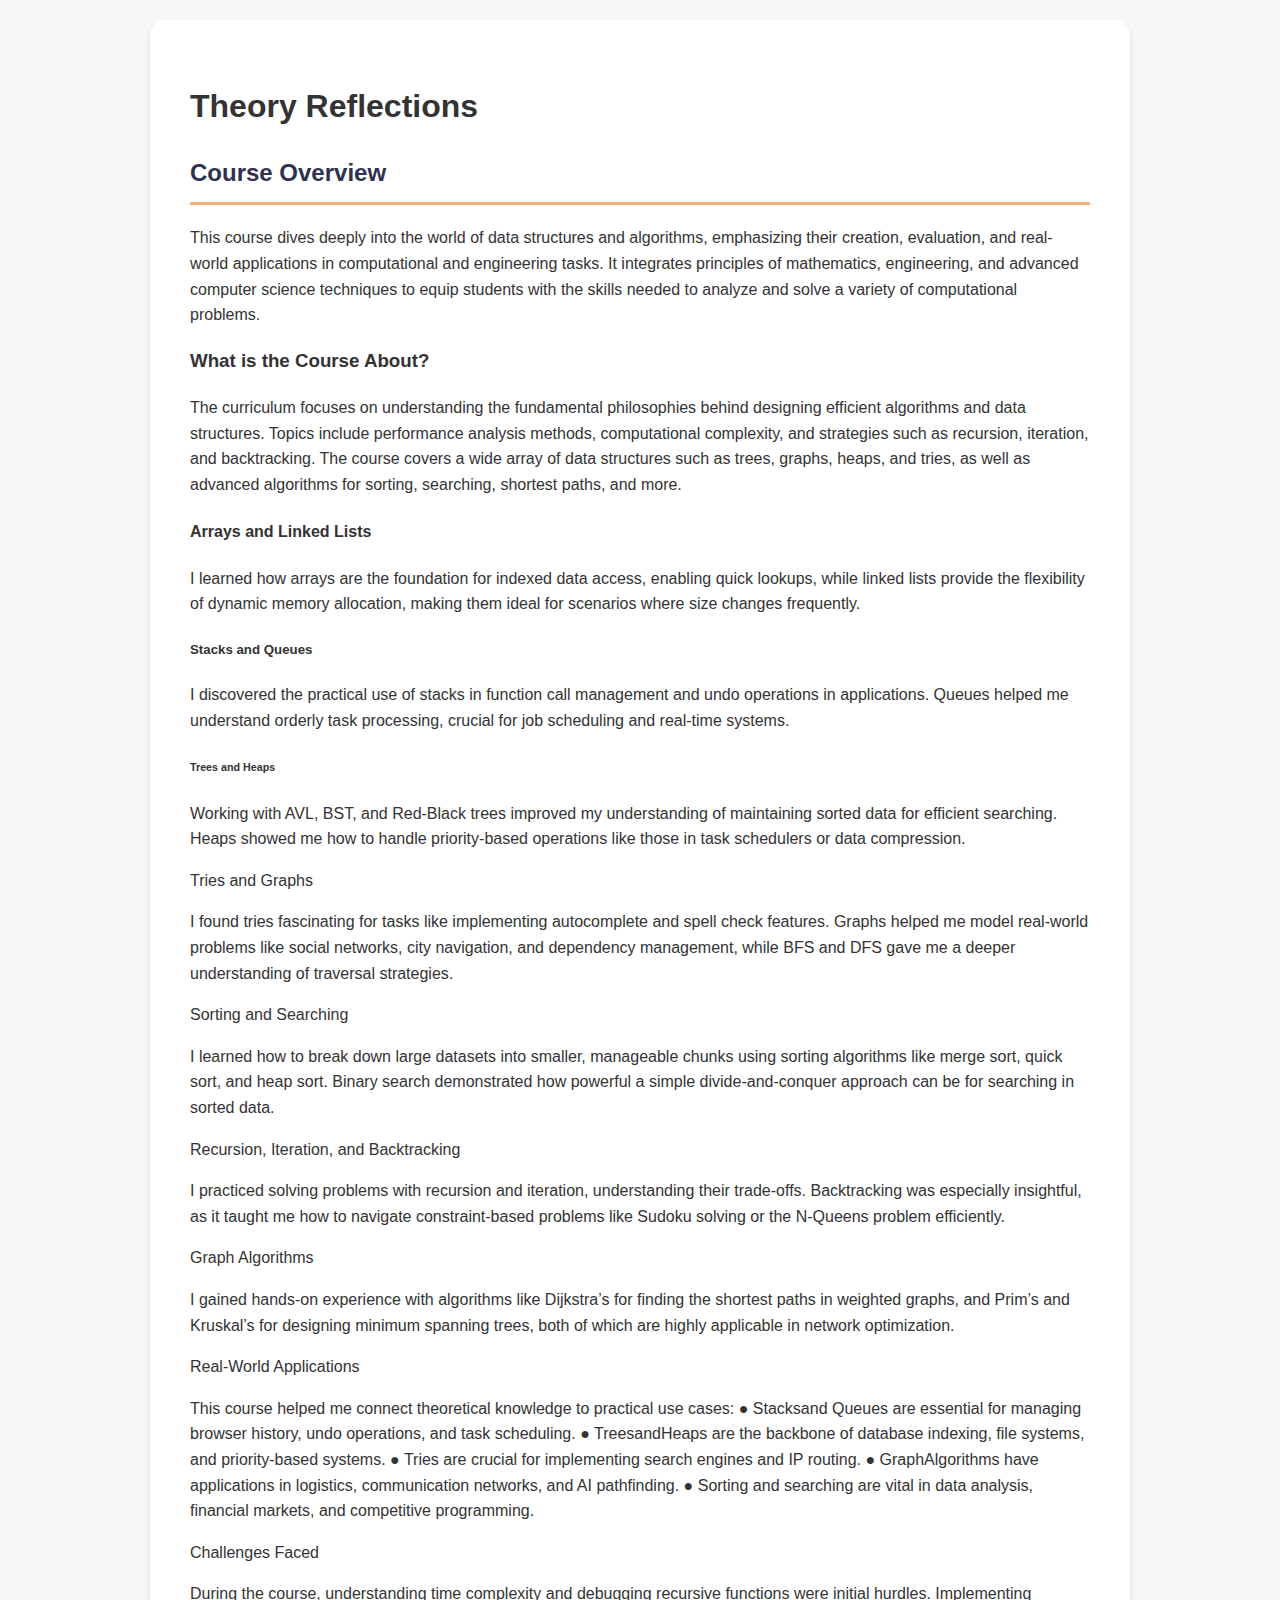
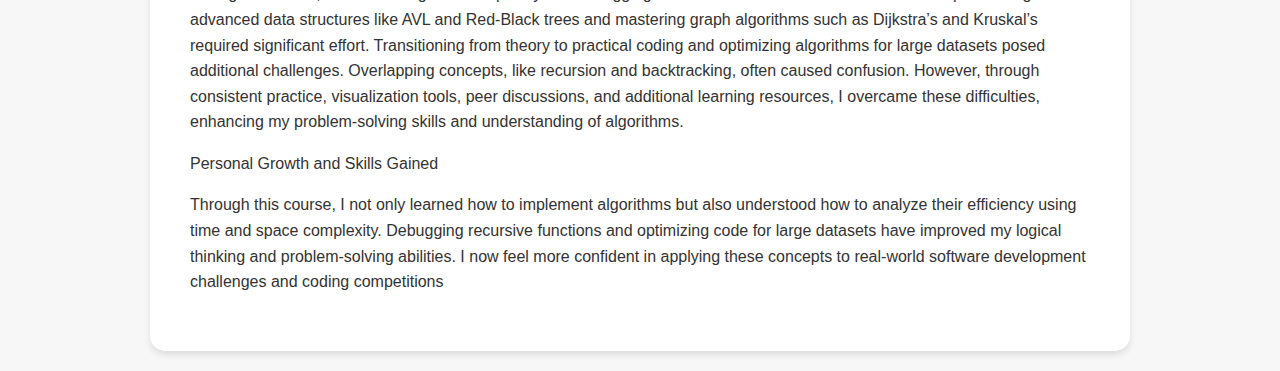
<file: theory-reflections.html>
<!DOCTYPE html>
<html lang="en">
<head>
    <meta charset="UTF-8">
    <meta name="viewport" content="width=device-width, initial-scale=1.0">
    <title>Theory Reflections</title>
    <link rel="stylesheet" href="style.css">
</head>
<body>
    <div class="container">
        <h1>Theory Reflections</h1>
      <h2>Course Overview</h2>
 <p>This course dives deeply into the world of data structures and algorithms, emphasizing
 their creation, evaluation, and real-world applications in computational and engineering
 tasks. It integrates principles of mathematics, engineering, and advanced computer
 science techniques to equip students with the skills needed to analyze and solve a
 variety of computational problems.</p>
<h3> What is the Course About?</h3>
<p> The curriculum focuses on understanding the fundamental philosophies behind
 designing efficient algorithms and data structures. Topics include performance analysis
 methods, computational complexity, and strategies such as recursion, iteration, and
 backtracking. The course covers a wide array of data structures such as trees, graphs,
 heaps, and tries, as well as advanced algorithms for sorting, searching, shortest paths,
 and more.</p>
      
 <h4>Arrays and Linked Lists</h4>
 <p>I learned how arrays are the foundation for indexed data access, enabling quick lookups,
 while linked lists provide the flexibility of dynamic memory allocation, making them ideal
 for scenarios where size changes frequently.</p>
      
 <h5>Stacks and Queues</h5>
 <p>I discovered the practical use of stacks in function call management and undo operations
 in applications. Queues helped me understand orderly task processing, crucial for job
 scheduling and real-time systems.</p>
      
 <h6>Trees and Heaps</h6>
<p> Working with AVL, BST, and Red-Black trees improved my understanding of maintaining
 sorted data for efficient searching. Heaps showed me how to handle priority-based
 operations like those in task schedulers or data compression.</p>
      
 <h7>Tries and Graphs</h7>
 <p>I found tries fascinating for tasks like implementing autocomplete and spell check
 features. Graphs helped me model real-world problems like social networks, city
 navigation, and dependency management, while BFS and DFS gave me a deeper
 understanding of traversal strategies.</p>
      
 <h8>Sorting and Searching</h8>
<p>I learned how to break down large datasets into smaller, manageable chunks using
 sorting algorithms like merge sort, quick sort, and heap sort. Binary search
 demonstrated how powerful a simple divide-and-conquer approach can be for searching
 in sorted data.</p>
      
 <h9>Recursion, Iteration, and Backtracking</h9>
 <p>I practiced solving problems with recursion and iteration, understanding their trade-offs.
 Backtracking was especially insightful, as it taught me how to navigate constraint-based
 problems like Sudoku solving or the N-Queens problem efficiently.</p>
      
<h10> Graph Algorithms</h10>
 <p>I gained hands-on experience with algorithms like Dijkstra’s for finding the shortest
 paths in weighted graphs, and Prim’s and Kruskal’s for designing minimum spanning
 trees, both of which are highly applicable in network optimization.</p>
      
<h11> Real-World Applications</h11>
 <p>This course helped me connect theoretical knowledge to practical use cases:
 ● Stacksand Queues are essential for managing browser history, undo operations,
 and task scheduling.
 ● TreesandHeaps are the backbone of database indexing, file systems, and
 priority-based systems.
 ● Tries are crucial for implementing search engines and IP routing.
 ● GraphAlgorithms have applications in logistics, communication networks, and AI
 pathfinding.
 ● Sorting and searching are vital in data analysis, financial markets, and competitive
 programming.</p>
      
 <h12>Challenges Faced</h12>
<p> During the course, understanding time complexity and debugging recursive functions
 were initial hurdles. Implementing advanced data structures like AVL and Red-Black trees
 and mastering graph algorithms such as Dijkstra’s and Kruskal’s required significant
 effort. Transitioning from theory to practical coding and optimizing algorithms for large
 datasets posed additional challenges. Overlapping concepts, like recursion and
 backtracking, often caused confusion. However, through consistent practice,
 visualization tools, peer discussions, and additional learning resources, I overcame
 these difficulties, enhancing my problem-solving skills and understanding of algorithms.</p>
      
<h13>Personal Growth and Skills Gained</h13>
 <p>Through this course, I not only learned how to implement algorithms but also understood
 how to analyze their efficiency using time and space complexity. Debugging recursive
 functions and optimizing code for large datasets have improved my logical thinking and
 problem-solving abilities. I now feel more confident in applying these concepts to
 real-world software development challenges and coding competitions</p>    
    </div>
</body>
</html>
</file>
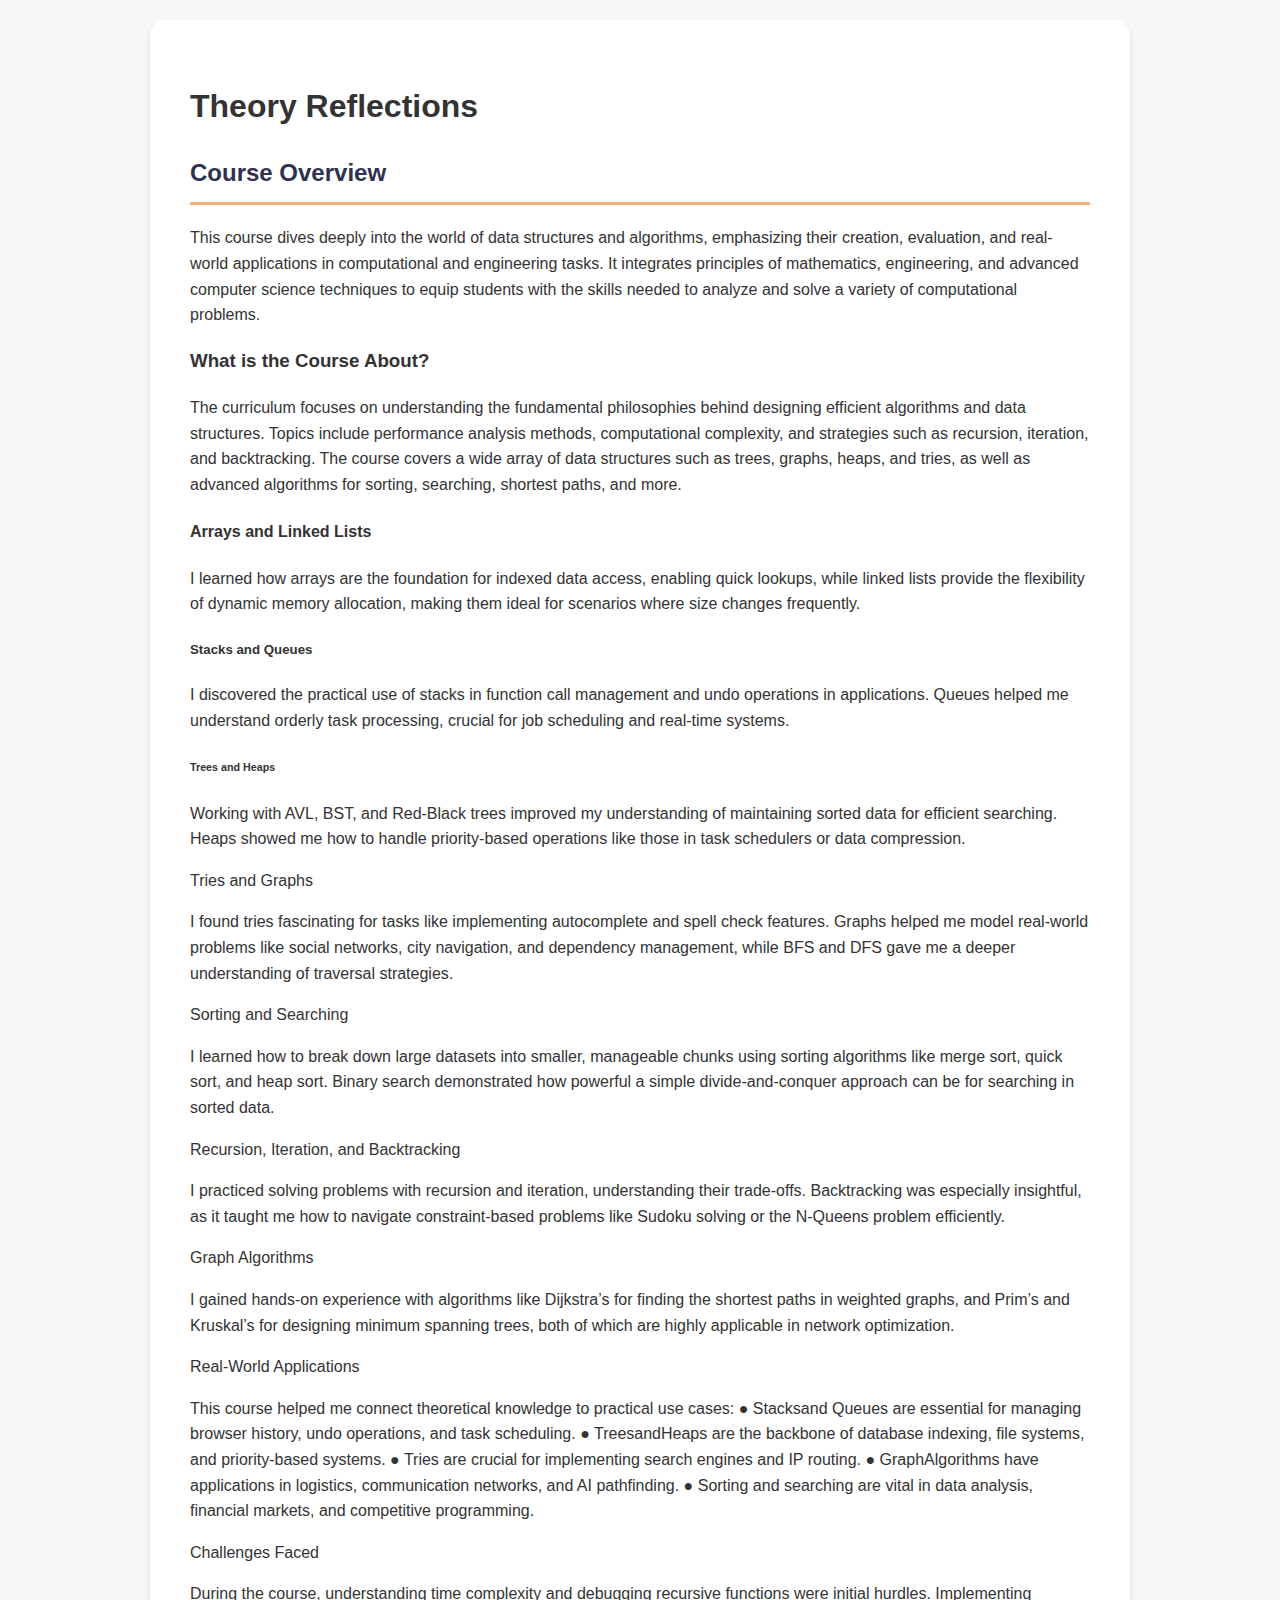
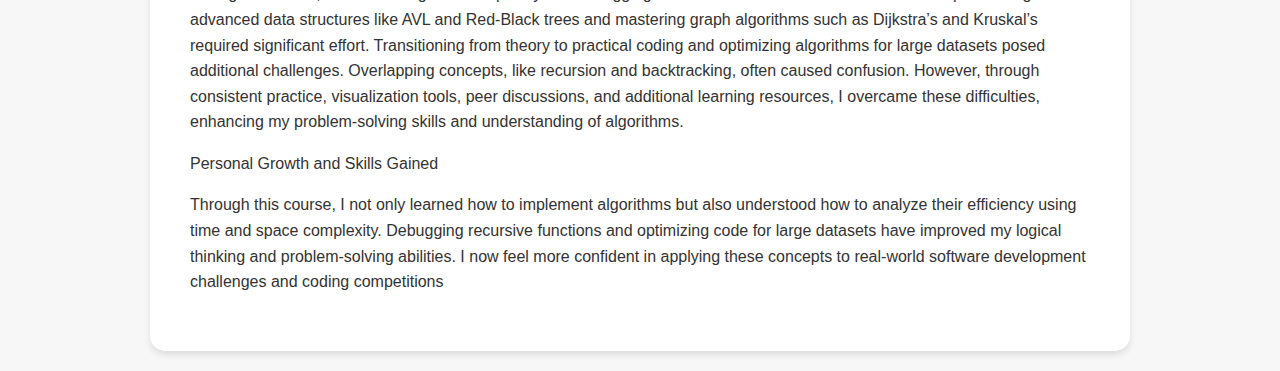
<file: theory_reflections.html>
<!DOCTYPE html>
<html lang="en">
<head>
    <meta charset="UTF-8">
    <meta name="viewport" content="width=device-width, initial-scale=1.0">
    <title>Theory Reflections</title>
    <link rel="stylesheet" href="style.css">
</head>
<body>
    <div class="container">
        <h1>Theory Reflections</h1>
      <h2>Course Overview</h2>
 <p>This course dives deeply into the world of data structures and algorithms, emphasizing
 their creation, evaluation, and real-world applications in computational and engineering
 tasks. It integrates principles of mathematics, engineering, and advanced computer
 science techniques to equip students with the skills needed to analyze and solve a
 variety of computational problems.</p>
<h3> What is the Course About?</h3>
<p> The curriculum focuses on understanding the fundamental philosophies behind
 designing efficient algorithms and data structures. Topics include performance analysis
 methods, computational complexity, and strategies such as recursion, iteration, and
 backtracking. The course covers a wide array of data structures such as trees, graphs,
 heaps, and tries, as well as advanced algorithms for sorting, searching, shortest paths,
 and more.</p>
      
 <h4>Arrays and Linked Lists</h4>
 <p>I learned how arrays are the foundation for indexed data access, enabling quick lookups,
 while linked lists provide the flexibility of dynamic memory allocation, making them ideal
 for scenarios where size changes frequently.</p>
      
 <h5>Stacks and Queues</h5>
 <p>I discovered the practical use of stacks in function call management and undo operations
 in applications. Queues helped me understand orderly task processing, crucial for job
 scheduling and real-time systems.</p>
      
 <h6>Trees and Heaps</h6>
<p> Working with AVL, BST, and Red-Black trees improved my understanding of maintaining
 sorted data for efficient searching. Heaps showed me how to handle priority-based
 operations like those in task schedulers or data compression.</p>
      
 <h7>Tries and Graphs</h7>
 <p>I found tries fascinating for tasks like implementing autocomplete and spell check
 features. Graphs helped me model real-world problems like social networks, city
 navigation, and dependency management, while BFS and DFS gave me a deeper
 understanding of traversal strategies.</p>
      
 <h8>Sorting and Searching</h8>
<p>I learned how to break down large datasets into smaller, manageable chunks using
 sorting algorithms like merge sort, quick sort, and heap sort. Binary search
 demonstrated how powerful a simple divide-and-conquer approach can be for searching
 in sorted data.</p>
      
 <h9>Recursion, Iteration, and Backtracking</h9>
 <p>I practiced solving problems with recursion and iteration, understanding their trade-offs.
 Backtracking was especially insightful, as it taught me how to navigate constraint-based
 problems like Sudoku solving or the N-Queens problem efficiently.</p>
      
<h10> Graph Algorithms</h10>
 <p>I gained hands-on experience with algorithms like Dijkstra’s for finding the shortest
 paths in weighted graphs, and Prim’s and Kruskal’s for designing minimum spanning
 trees, both of which are highly applicable in network optimization.</p>
      
<h11> Real-World Applications</h11>
 <p>This course helped me connect theoretical knowledge to practical use cases:
 ● Stacksand Queues are essential for managing browser history, undo operations,
 and task scheduling.
 ● TreesandHeaps are the backbone of database indexing, file systems, and
 priority-based systems.
 ● Tries are crucial for implementing search engines and IP routing.
 ● GraphAlgorithms have applications in logistics, communication networks, and AI
 pathfinding.
 ● Sorting and searching are vital in data analysis, financial markets, and competitive
 programming.</p>
      
 <h12>Challenges Faced</h12>
<p> During the course, understanding time complexity and debugging recursive functions
 were initial hurdles. Implementing advanced data structures like AVL and Red-Black trees
 and mastering graph algorithms such as Dijkstra’s and Kruskal’s required significant
 effort. Transitioning from theory to practical coding and optimizing algorithms for large
 datasets posed additional challenges. Overlapping concepts, like recursion and
 backtracking, often caused confusion. However, through consistent practice,
 visualization tools, peer discussions, and additional learning resources, I overcame
 these difficulties, enhancing my problem-solving skills and understanding of algorithms.</p>
      
<h13>Personal Growth and Skills Gained</h13>
 <p>Through this course, I not only learned how to implement algorithms but also understood
 how to analyze their efficiency using time and space complexity. Debugging recursive
 functions and optimizing code for large datasets have improved my logical thinking and
 problem-solving abilities. I now feel more confident in applying these concepts to
 real-world software development challenges and coding competitions</p>
      
    </div>
</body>
</html>
</file>
<file: style.css>
:root {
    --primary-color: #2D3250;
    --secondary-color: #424769;
    --accent-color: #7077A1;
    --light-accent: #F6B17A;
    --text-color: #333;
    --background-color: #f7f7f7;
    --card-background: #ffffff;
}

body {
    font-family: 'Segoe UI', Tahoma, Geneva, Verdana, sans-serif;
    line-height: 1.6;
    margin: 0;
    padding: 20px;
    background-color: var(--background-color);
    color: var(--text-color);
}

.container {
    max-width: 900px;
    margin: 0 auto;
    background-color: var(--card-background);
    padding: 40px;
    border-radius: 15px;
    box-shadow: 0 4px 6px rgba(0, 0, 0, 0.1);
}

.intro {
    text-align: center;
    margin-bottom: 40px;
    padding: 20px;
    background-color: var(--primary-color);
    color: white;
    border-radius: 10px;
}

.intro h3 {
    margin: 0;
    font-size: 2em;
    margin-bottom: 10px;
}

.portfolio-title {
    text-align: center;
    margin-bottom: 30px;
    font-size: 2.2em;
    color: var(--primary-color);
}

.nav-buttons {
    display: flex;
    justify-content: center;
    gap: 20px;
    margin-top: 60px;
    margin-bottom: 40px;
    flex-wrap: wrap;
}

.nav-button {
    padding: 12px 28px;
    background-color: var(--secondary-color);
    color: white;
    border: none;
    border-radius: 25px;
    cursor: pointer;
    transition: all 0.3s ease;
    font-size: 16px;
    font-weight: 500;
    box-shadow: 0 2px 4px rgba(0, 0, 0, 0.1);
}

.nav-button:hover {
    background-color: var(--accent-color);
    transform: translateY(-2px);
    box-shadow: 0 4px 8px rgba(0, 0, 0, 0.2);
}

.section {
    margin-bottom: 40px;
    padding: 25px;
    background-color: #f8f9fa;
    border-radius: 10px;
    border-left: 5px solid var(--accent-color);
}

.reflection-content {
    display: none;
    animation: fadeIn 0.5s ease-in-out;
    padding: 20px;
    background-color: #f8f9fa;
    border-radius: 10px;
    margin-top: 20px;
}

.reflection-content.active {
    display: block;
}

h2 {
    color: var(--primary-color);
    border-bottom: 3px solid var(--light-accent);
    padding-bottom: 10px;
    margin-top: 0;
}

.social-links a {
    color: var(--accent-color);
    text-decoration: none;
    transition: color 0.3s ease;
    font-weight: bold;
}

.social-links a:hover {
    color: var(--light-accent);
}

.course-info {
    background-color: #f8f9fa;
    padding: 30px;
    border-radius: 10px;
    margin-top: 30px;
    border: 1px solid #e9ecef;
}

.info-grid {
    display: grid;
    gap: 15px;
    margin-top: 20px;
}

.info-item {
    display: grid;
    grid-template-columns: 200px 1fr;
    gap: 10px;
    align-items: center;
}

.label {
    font-weight: bold;
    color: var(--secondary-color);
}

.value {
    color: var(--text-color);
}

ul {
    list-style-type: none;
    padding-left: 0;
}

li {
    margin-bottom: 15px;
    padding-left: 20px;
    position: relative;
}

li:before {
    content: "▹";
    color: var(--light-accent);
    position: absolute;
    left: 0;
}

@keyframes fadeIn {
    from {
        opacity: 0;
        transform: translateY(20px);
    }
    to {
        opacity: 1;
        transform: translateY(0);
    }
}

@media (max-width: 768px) {
    .container {
        padding: 20px;
    }

    .info-item {
        grid-template-columns: 1fr;
    }

    .nav-button {
        width: 100%;
    }
}
</file>
